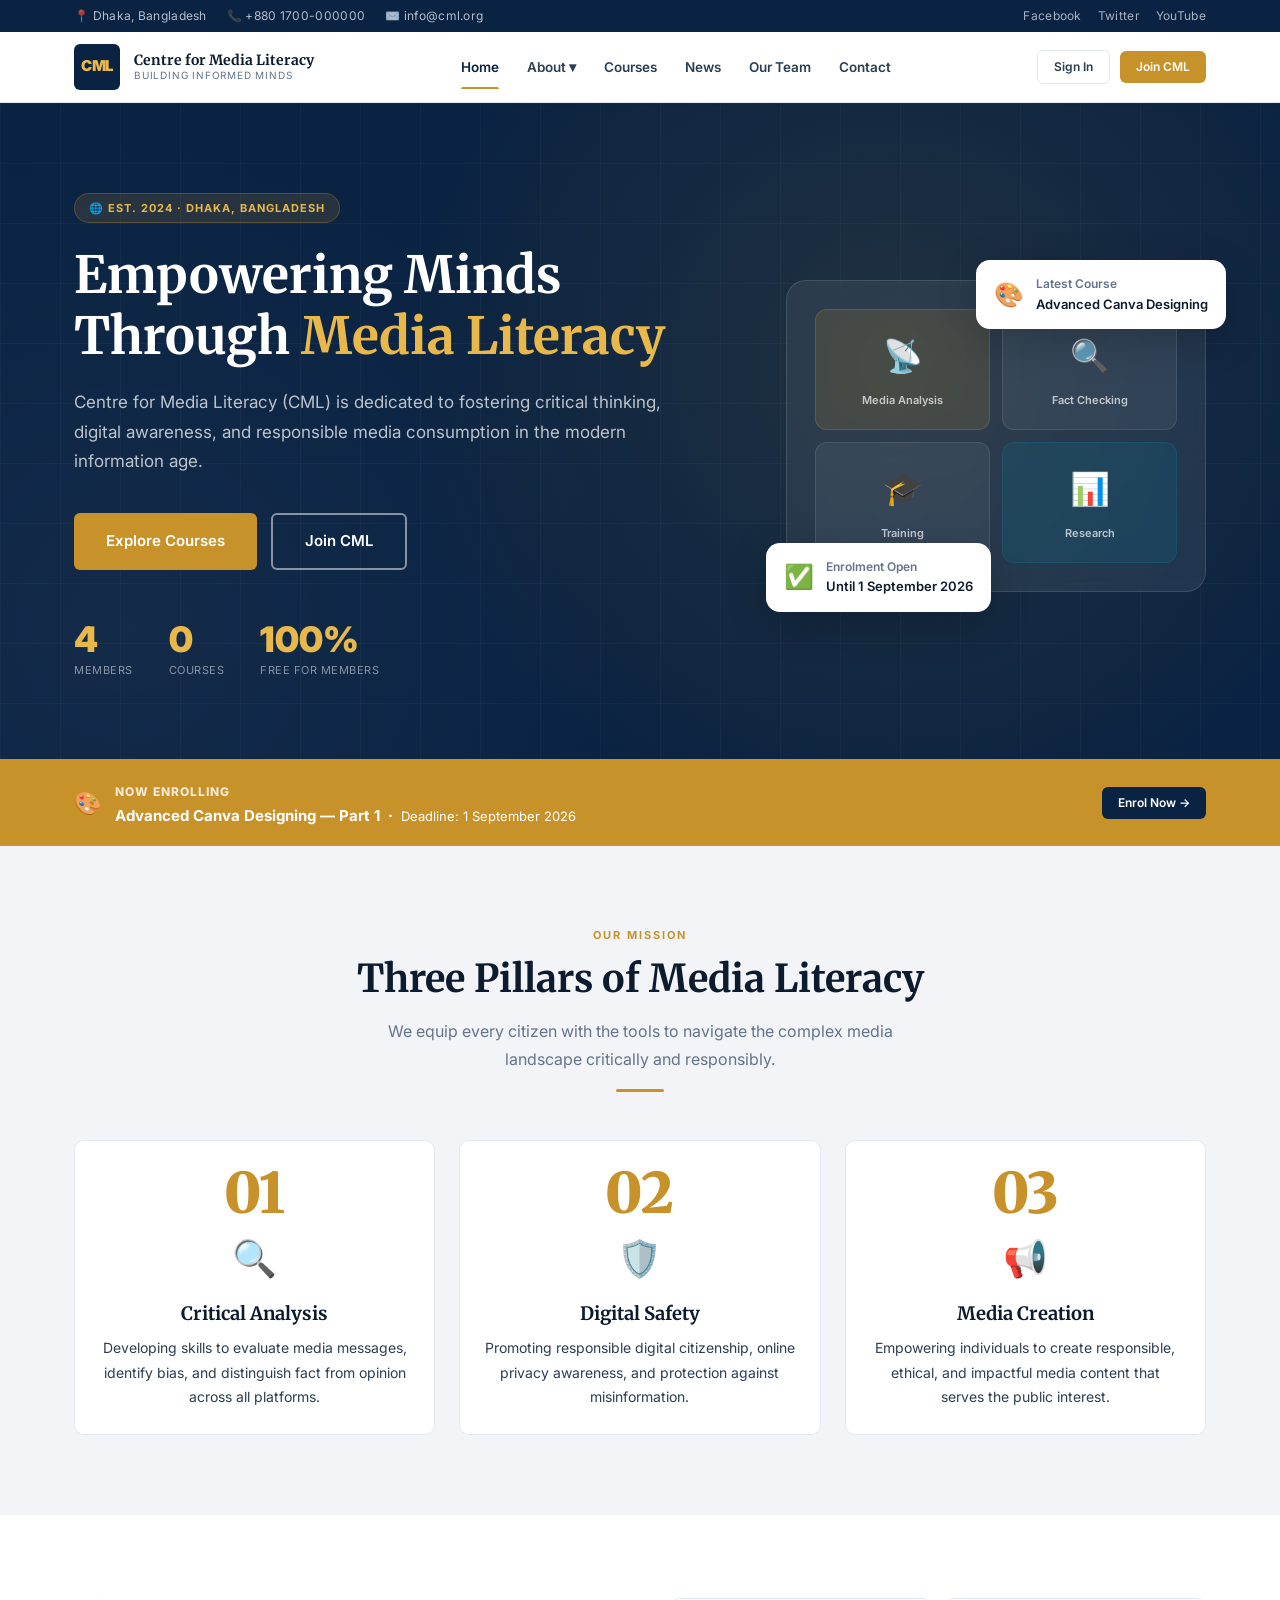
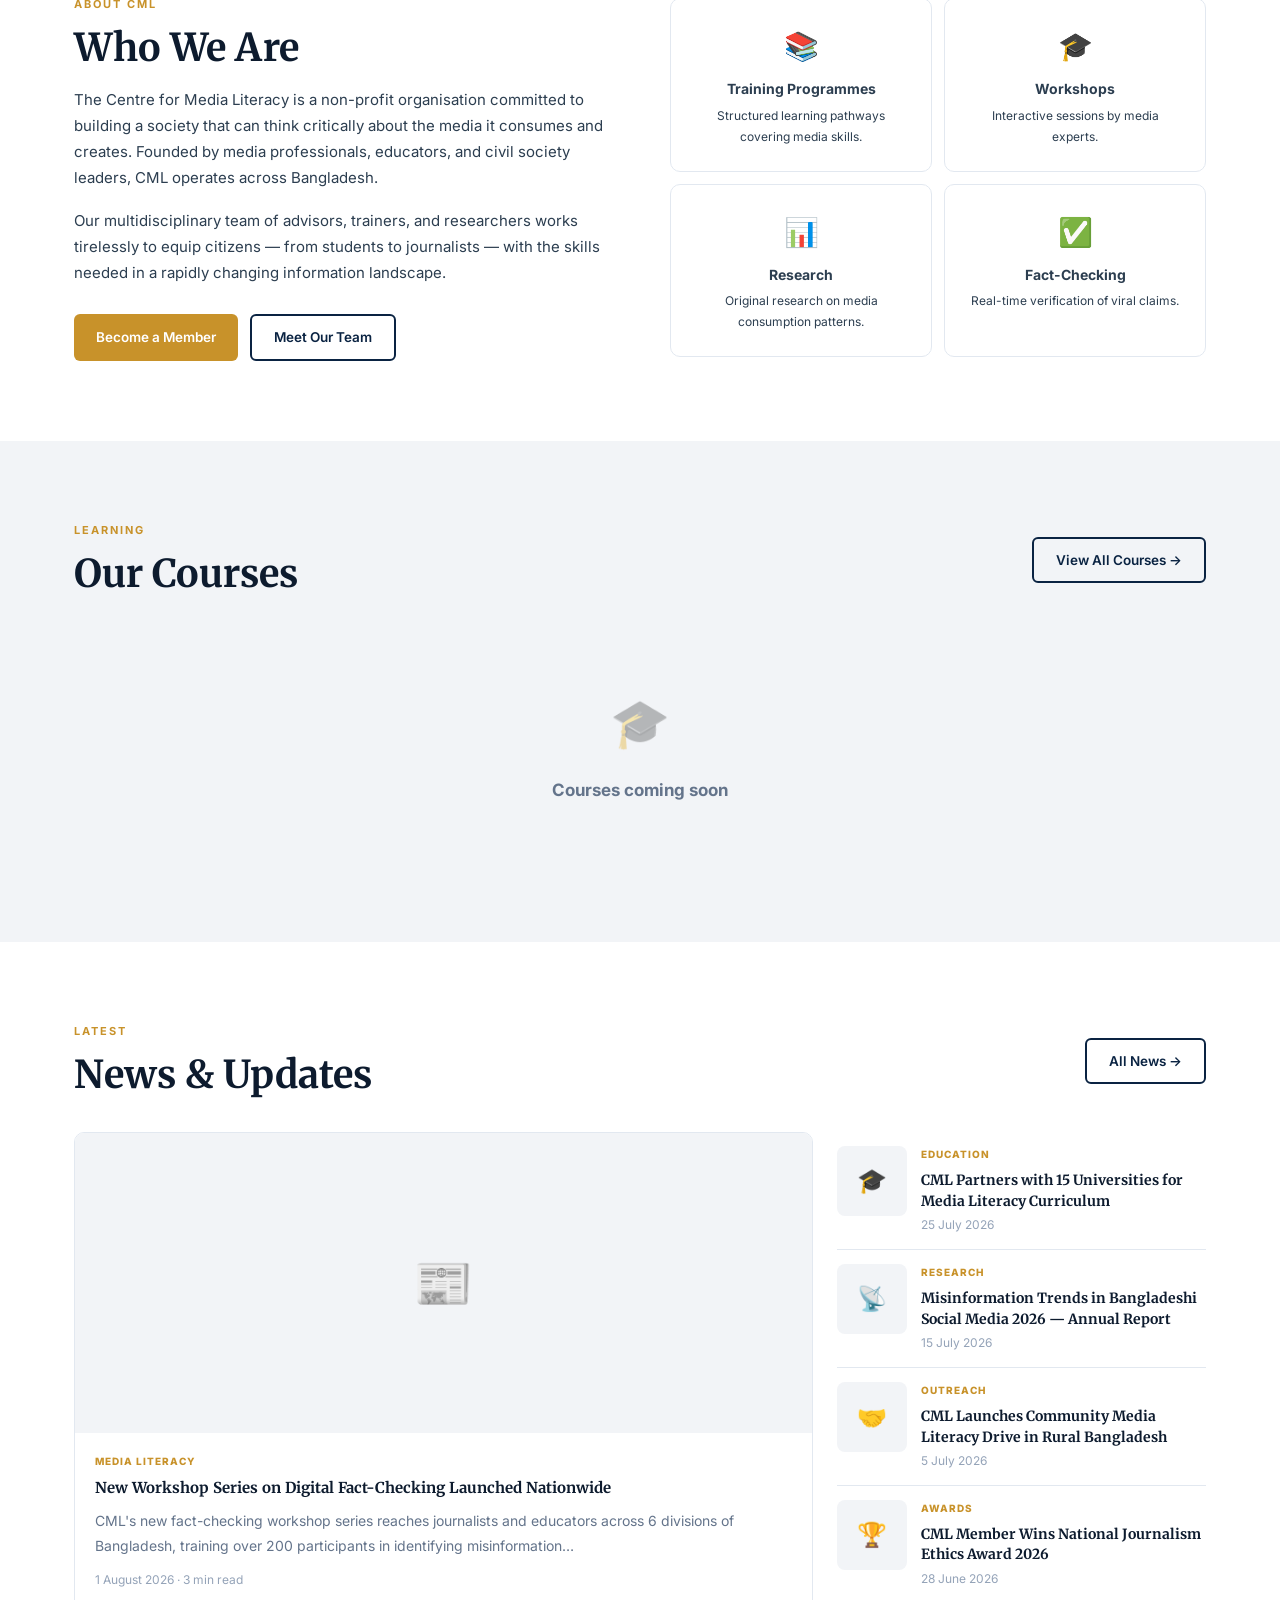
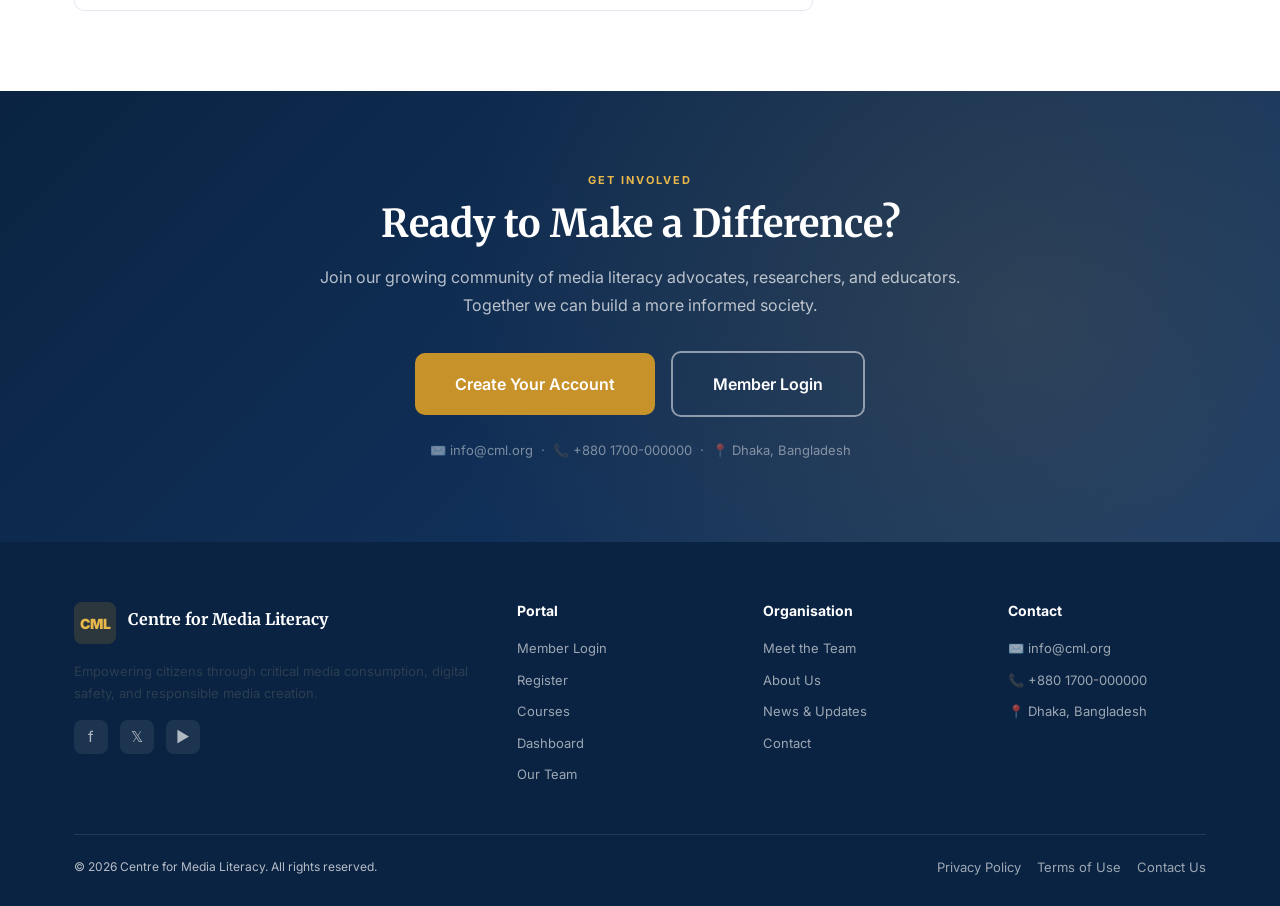
<file: index.html>
<!DOCTYPE html>
<html lang="en">
<head>
  <meta charset="UTF-8">
  <meta name="viewport" content="width=device-width, initial-scale=1.0">
  <title>Centre for Media Literacy — Building a Literate Media Society</title>
  <meta name="description" content="Centre for Media Literacy (CML) promotes critical media consumption, digital literacy and fact-checking education in Bangladesh.">
  <link rel="stylesheet" href="css/style.css">
  <style>
    .hero-two-col { display: grid; grid-template-columns: 1fr 420px; gap: 60px; align-items: center; }
    .hero-visual-wrap { position: relative; }
    .hero-img-card {
      background: rgba(255,255,255,0.07);
      border: 1px solid rgba(255,255,255,0.12);
      border-radius: 20px;
      padding: 28px;
      backdrop-filter: blur(10px);
    }
    .hero-float-stat {
      position: absolute;
      background: white;
      border-radius: 14px;
      padding: 14px 18px;
      box-shadow: 0 12px 40px rgba(0,0,0,0.2);
      display: flex; align-items: center; gap: 12px;
      font-size: 13px; font-weight: 600; color: var(--text-dark);
    }
    .hero-float-stat.top    { top: -20px; right: -20px; }
    .hero-float-stat.bottom { bottom: -20px; left: -20px; }
    .hero-float-icon { font-size: 24px; }

    .pillar-num { font-size: 3.5rem; font-weight: 900; color: var(--accent); line-height: 1; margin-bottom: 8px; font-family: 'Merriweather',serif; }
    .why-row { display: grid; grid-template-columns: 1fr 1fr; gap: 60px; align-items: center; }

    .news-featured { display: grid; grid-template-columns: 2fr 1fr; gap: 24px; }
    .news-featured-main .article-img { height: 300px; }
    .news-list-item { display: flex; gap: 14px; padding: 14px 0; border-bottom: 1px solid var(--border); }
    .news-list-item:last-child { border-bottom: none; }
    .news-list-thumb { width: 70px; height: 70px; border-radius: 8px; background: var(--bg-section); flex-shrink: 0; display: flex; align-items: center; justify-content: center; font-size: 24px; overflow: hidden; }

    .cta-section {
      background: linear-gradient(135deg, var(--primary) 0%, #163a6b 100%);
      padding: 80px 0;
      position: relative; overflow: hidden;
    }
    .cta-section::before {
      content: '';
      position: absolute; inset: 0;
      background: radial-gradient(circle at 80% 50%, rgba(200,146,42,0.15) 0%, transparent 55%);
    }
    .cta-inner { position: relative; z-index: 1; text-align: center; max-width: 640px; margin: 0 auto; }

    @media (max-width: 1024px) {
      .hero-two-col { grid-template-columns: 1fr; }
      .hero-visual-wrap { display: none; }
      .news-featured { grid-template-columns: 1fr; }
      .why-row { grid-template-columns: 1fr; }
    }
  </style>
</head>
<body>

<!-- Layout.js will automatically inject Topbar & Navbar here -->

<!-- ── HERO ── -->
<section class="hero">
  <div class="hero-pattern"></div>
  <div class="hero-grid-lines"></div>
  <div class="container">
    <div class="hero-two-col">
      <div class="hero-content anim-up">
        <div class="hero-eyebrow">🌐 Est. 2024 · Dhaka, Bangladesh</div>
        <h1 class="hero-title">
          Empowering Minds<br>
          Through <span class="accent">Media Literacy</span>
        </h1>
        <p class="hero-desc">
          Centre for Media Literacy (CML) is dedicated to fostering critical thinking, digital awareness, and responsible media consumption in the modern information age.
        </p>
        <div class="hero-actions">
          <a href="courses.html" class="btn btn-primary btn-lg">Explore Courses</a>
          <a href="signup.html" class="btn btn-outline-white btn-lg">Join CML</a>
        </div>
        <div class="hero-stats">
          <div>
            <div class="hero-stat-num" id="stat-members">1</div>
            <div class="hero-stat-label">Members</div>
          </div>
          <div>
            <div class="hero-stat-num" id="stat-courses">1</div>
            <div class="hero-stat-label">Courses</div>
          </div>
          <div>
            <div class="hero-stat-num">100%</div>
            <div class="hero-stat-label">Free for Members</div>
          </div>
        </div>
      </div>

      <div class="hero-visual-wrap anim-up d2">
        <div class="hero-img-card">
          <div style="display:grid;grid-template-columns:1fr 1fr;gap:12px">
            <div style="background:rgba(200,146,42,0.15);border:1px solid rgba(200,146,42,0.25);border-radius:12px;padding:20px;text-align:center">
              <div style="font-size:32px;margin-bottom:8px">📡</div>
              <div style="font-size:11px;color:rgba(255,255,255,0.7);font-weight:600">Media Analysis</div>
            </div>
            <div style="background:rgba(255,255,255,0.06);border:1px solid rgba(255,255,255,0.1);border-radius:12px;padding:20px;text-align:center">
              <div style="font-size:32px;margin-bottom:8px">🔍</div>
              <div style="font-size:11px;color:rgba(255,255,255,0.7);font-weight:600">Fact Checking</div>
            </div>
            <div style="background:rgba(255,255,255,0.06);border:1px solid rgba(255,255,255,0.1);border-radius:12px;padding:20px;text-align:center">
              <div style="font-size:32px;margin-bottom:8px">🎓</div>
              <div style="font-size:11px;color:rgba(255,255,255,0.7);font-weight:600">Training</div>
            </div>
            <div style="background:rgba(14,116,144,0.2);border:1px solid rgba(14,116,144,0.3);border-radius:12px;padding:20px;text-align:center">
              <div style="font-size:32px;margin-bottom:8px">📊</div>
              <div style="font-size:11px;color:rgba(255,255,255,0.7);font-weight:600">Research</div>
            </div>
          </div>
        </div>
        <div class="hero-float-stat top anim-up d3">
          <span class="hero-float-icon">🎨</span>
          <div>
            <div style="font-size:12px;color:var(--text-muted)">Latest Course</div>
            <div>Advanced Canva Designing</div>
          </div>
        </div>
        <div class="hero-float-stat bottom anim-up d4">
          <span class="hero-float-icon">✅</span>
          <div>
            <div style="font-size:12px;color:var(--text-muted)">Enrolment Open</div>
            <div>Until 1 September 2026</div>
          </div>
        </div>
      </div>
    </div>
  </div>
</section>

<!-- ── FEATURED COURSE BANNER ── -->
<section style="background:var(--accent);padding:0">
  <div class="container">
    <div style="display:flex;align-items:center;justify-content:space-between;gap:16px;padding:18px 0;flex-wrap:wrap">
      <div style="display:flex;align-items:center;gap:14px">
        <span style="font-size:22px">🎨</span>
        <div>
          <span style="font-size:12px;font-weight:800;text-transform:uppercase;letter-spacing:1px;color:rgba(255,255,255,0.8)">Now Enrolling</span>
          <div style="font-size:15px;font-weight:700;color:white">Advanced Canva Designing — Part 1 &nbsp;·&nbsp; <span style="font-weight:400;font-size:13px">Deadline: 1 September 2026</span></div>
        </div>
      </div>
      <a href="courses.html" class="btn btn-dark btn-sm">Enrol Now →</a>
    </div>
  </div>
</section>

<!-- ── PILLARS ── -->
<section class="section section-gray" id="mission">
  <div class="container">
    <div class="section-header center text-center">
      <span class="section-eyebrow">Our Mission</span>
      <h2 class="section-title">Three Pillars of Media Literacy</h2>
      <p class="section-desc">We equip every citizen with the tools to navigate the complex media landscape critically and responsibly.</p>
      <div class="divider-line"></div>
    </div>
    <div class="grid-3">
      <div class="card card-body anim-up d1 text-center">
        <div class="pillar-num">01</div>
        <div style="font-size:36px;margin-bottom:14px">🔍</div>
        <h4 style="margin-bottom:10px">Critical Analysis</h4>
        <p style="font-size:14px">Developing skills to evaluate media messages, identify bias, and distinguish fact from opinion across all platforms.</p>
      </div>
      <div class="card card-body anim-up d2 text-center">
        <div class="pillar-num">02</div>
        <div style="font-size:36px;margin-bottom:14px">🛡️</div>
        <h4 style="margin-bottom:10px">Digital Safety</h4>
        <p style="font-size:14px">Promoting responsible digital citizenship, online privacy awareness, and protection against misinformation.</p>
      </div>
      <div class="card card-body anim-up d3 text-center">
        <div class="pillar-num">03</div>
        <div style="font-size:36px;margin-bottom:14px">📢</div>
        <h4 style="margin-bottom:10px">Media Creation</h4>
        <p style="font-size:14px">Empowering individuals to create responsible, ethical, and impactful media content that serves the public interest.</p>
      </div>
    </div>
  </div>
</section>

<!-- ── ABOUT / WHY ── -->
<section class="section" id="resources">
  <div class="container">
    <div class="why-row">
      <div class="anim-up">
        <span class="section-eyebrow">About CML</span>
        <h2 class="section-title">Who We Are</h2>
        <p style="margin-bottom:16px;font-size:15px">The Centre for Media Literacy is a non-profit organisation committed to building a society that can think critically about the media it consumes and creates. Founded by media professionals, educators, and civil society leaders, CML operates across Bangladesh.</p>
        <p style="margin-bottom:28px;font-size:15px">Our multidisciplinary team of advisors, trainers, and researchers works tirelessly to equip citizens — from students to journalists — with the skills needed in a rapidly changing information landscape.</p>
        <div class="flex gap-12 flex-wrap">
          <a href="signup.html" class="btn btn-primary">Become a Member</a>
          <a href="organogram.html" class="btn btn-outline">Meet Our Team</a>
        </div>
      </div>
      <div class="grid-2 gap-12 anim-up d2">
        <div class="card card-body text-center">
          <div style="font-size:28px;margin-bottom:8px">📚</div>
          <div style="font-weight:700;font-size:14px;margin-bottom:4px">Training Programmes</div>
          <p style="font-size:12px">Structured learning pathways covering media skills.</p>
        </div>
        <div class="card card-body text-center">
          <div style="font-size:28px;margin-bottom:8px">🎓</div>
          <div style="font-weight:700;font-size:14px;margin-bottom:4px">Workshops</div>
          <p style="font-size:12px">Interactive sessions by media experts.</p>
        </div>
        <div class="card card-body text-center">
          <div style="font-size:28px;margin-bottom:8px">📊</div>
          <div style="font-weight:700;font-size:14px;margin-bottom:4px">Research</div>
          <p style="font-size:12px">Original research on media consumption patterns.</p>
        </div>
        <div class="card card-body text-center">
          <div style="font-size:28px;margin-bottom:8px">✅</div>
          <div style="font-weight:700;font-size:14px;margin-bottom:4px">Fact-Checking</div>
          <p style="font-size:12px">Real-time verification of viral claims.</p>
        </div>
      </div>
    </div>
  </div>
</section>

<!-- ── COURSES PREVIEW ── -->
<section class="section section-gray" id="courses">
  <div class="container">
    <div class="flex-between mb-32 flex-wrap gap-16">
      <div>
        <span class="section-eyebrow">Learning</span>
        <h2 class="section-title" style="margin-bottom:0">Our Courses</h2>
      </div>
      <a href="courses.html" class="btn btn-outline">View All Courses →</a>
    </div>
    <div id="home-courses-grid" class="grid-3">
      <!-- Rendered by JS -->
    </div>
  </div>
</section>

<!-- ── NEWS ── -->
<section class="section" id="news">
  <div class="container">
    <div class="flex-between mb-32 flex-wrap gap-16">
      <div>
        <span class="section-eyebrow">Latest</span>
        <h2 class="section-title" style="margin-bottom:0">News & Updates</h2>
      </div>
      <a href="#" class="btn btn-outline">All News →</a>
    </div>
    <div class="news-featured">
      <div class="article-card news-featured-main anim-up">
        <div class="article-img">📰</div>
        <div class="article-body">
          <div class="article-tag">Media Literacy</div>
          <h3 class="article-title">New Workshop Series on Digital Fact-Checking Launched Nationwide</h3>
          <p style="font-size:14px;color:var(--text-muted);margin-bottom:12px">CML's new fact-checking workshop series reaches journalists and educators across 6 divisions of Bangladesh, training over 200 participants in identifying misinformation…</p>
          <div class="article-meta">1 August 2026 · 3 min read</div>
        </div>
      </div>
      <div>
        <div class="news-list-item anim-up d1">
          <div class="news-list-thumb">🎓</div>
          <div>
            <div class="article-tag">Education</div>
            <div class="article-title" style="font-size:14px;margin-bottom:4px">CML Partners with 15 Universities for Media Literacy Curriculum</div>
            <div class="article-meta">25 July 2026</div>
          </div>
        </div>
        <div class="news-list-item anim-up d2">
          <div class="news-list-thumb">📡</div>
          <div>
            <div class="article-tag">Research</div>
            <div class="article-title" style="font-size:14px;margin-bottom:4px">Misinformation Trends in Bangladeshi Social Media 2026 — Annual Report</div>
            <div class="article-meta">15 July 2026</div>
          </div>
        </div>
        <div class="news-list-item anim-up d3">
          <div class="news-list-thumb">🤝</div>
          <div>
            <div class="article-tag">Outreach</div>
            <div class="article-title" style="font-size:14px;margin-bottom:4px">CML Launches Community Media Literacy Drive in Rural Bangladesh</div>
            <div class="article-meta">5 July 2026</div>
          </div>
        </div>
        <div class="news-list-item anim-up d4">
          <div class="news-list-thumb">🏆</div>
          <div>
            <div class="article-tag">Awards</div>
            <div class="article-title" style="font-size:14px;margin-bottom:4px">CML Member Wins National Journalism Ethics Award 2026</div>
            <div class="article-meta">28 June 2026</div>
          </div>
        </div>
      </div>
    </div>
  </div>
</section>

<!-- ── CTA ── -->
<div class="cta-section" id="contact">
  <div class="cta-inner">
    <span class="section-eyebrow" style="color:var(--accent-light)">Get Involved</span>
    <h2 class="section-title anim-up" style="color:white;margin-bottom:14px">Ready to Make a Difference?</h2>
    <p class="anim-up d1" style="color:rgba(255,255,255,0.7);font-size:16px;margin-bottom:32px">Join our growing community of media literacy advocates, researchers, and educators. Together we can build a more informed society.</p>
    <div class="flex-center gap-16 flex-wrap anim-up d2">
      <a href="signup.html" class="btn btn-primary btn-xl">Create Your Account</a>
      <a href="login.html" class="btn btn-outline-white btn-xl">Member Login</a>
    </div>
    <p style="margin-top:22px;font-size:13px;color:rgba(255,255,255,0.45)">
      ✉️ info@cml.org &nbsp;·&nbsp; 📞 +880 1700-000000 &nbsp;·&nbsp; 📍 Dhaka, Bangladesh
    </p>
  </div>
</div>

<!-- Layout.js will automatically inject Footer here -->

<script src="js/data.js"></script>
<script src="js/app.js"></script>
<script src="js/layout.js"></script>
<script>
  document.addEventListener('DOMContentLoaded', () => {
    Layout.initPublic('home');

    // Stats
    const users = DB.getUsers();
    const courses= DB.getCourses();
    document.getElementById('stat-members').textContent  = users.length;
    document.getElementById('stat-courses').textContent  = courses.length;

    // Courses preview
    const grid = document.getElementById('home-courses-grid');
    if (courses.length) {
      grid.innerHTML = courses.slice(0,3).map(c => {
        const enrolls = DB.getEnrollmentsByCourse(c.id).length;
        const days    = App.daysLeft(c.enrollDeadline);
        const isOpen  = days !== null && days > 0;
        return `
        <div class="course-card anim-up">
          <div class="course-thumb">
            <span class="course-thumb-emoji">${c.emoji||'🎓'}</span>
            <div class="course-thumb-badge"><span class="badge badge-new">${c.type==='offline'?'Offline':'Online'}</span></div>
            ${isOpen ? `<div class="course-thumb-status"><span class="badge badge-open">Open</span></div>` : ''}
          </div>
          <div class="course-body">
            <span class="course-tag">${c.category}</span>
            <h3 class="course-title">${c.title}</h3>
            <p class="course-desc">${c.description.slice(0,120)}…</p>
            <div class="course-meta">
              <div class="course-meta-item">📅 Started ${App.formatDate(c.startDate)}</div>
              <div class="course-meta-item">⏱ ${c.duration}</div>
              <div class="course-meta-item">👥 ${enrolls} enrolled</div>
            </div>
            <div class="flex gap-10 flex-wrap">
              <a href="course-detail.html?id=${c.id}" class="btn btn-primary btn-sm btn-full">View Course</a>
            </div>
          </div>
        </div>`;
      }).join('');
    } else {
      grid.innerHTML = `<div class="empty-state" style="grid-column:1/-1"><div class="empty-icon">🎓</div><div class="empty-title">Courses coming soon</div></div>`;
    }
  });
</script>
</body>
</html>
</file>
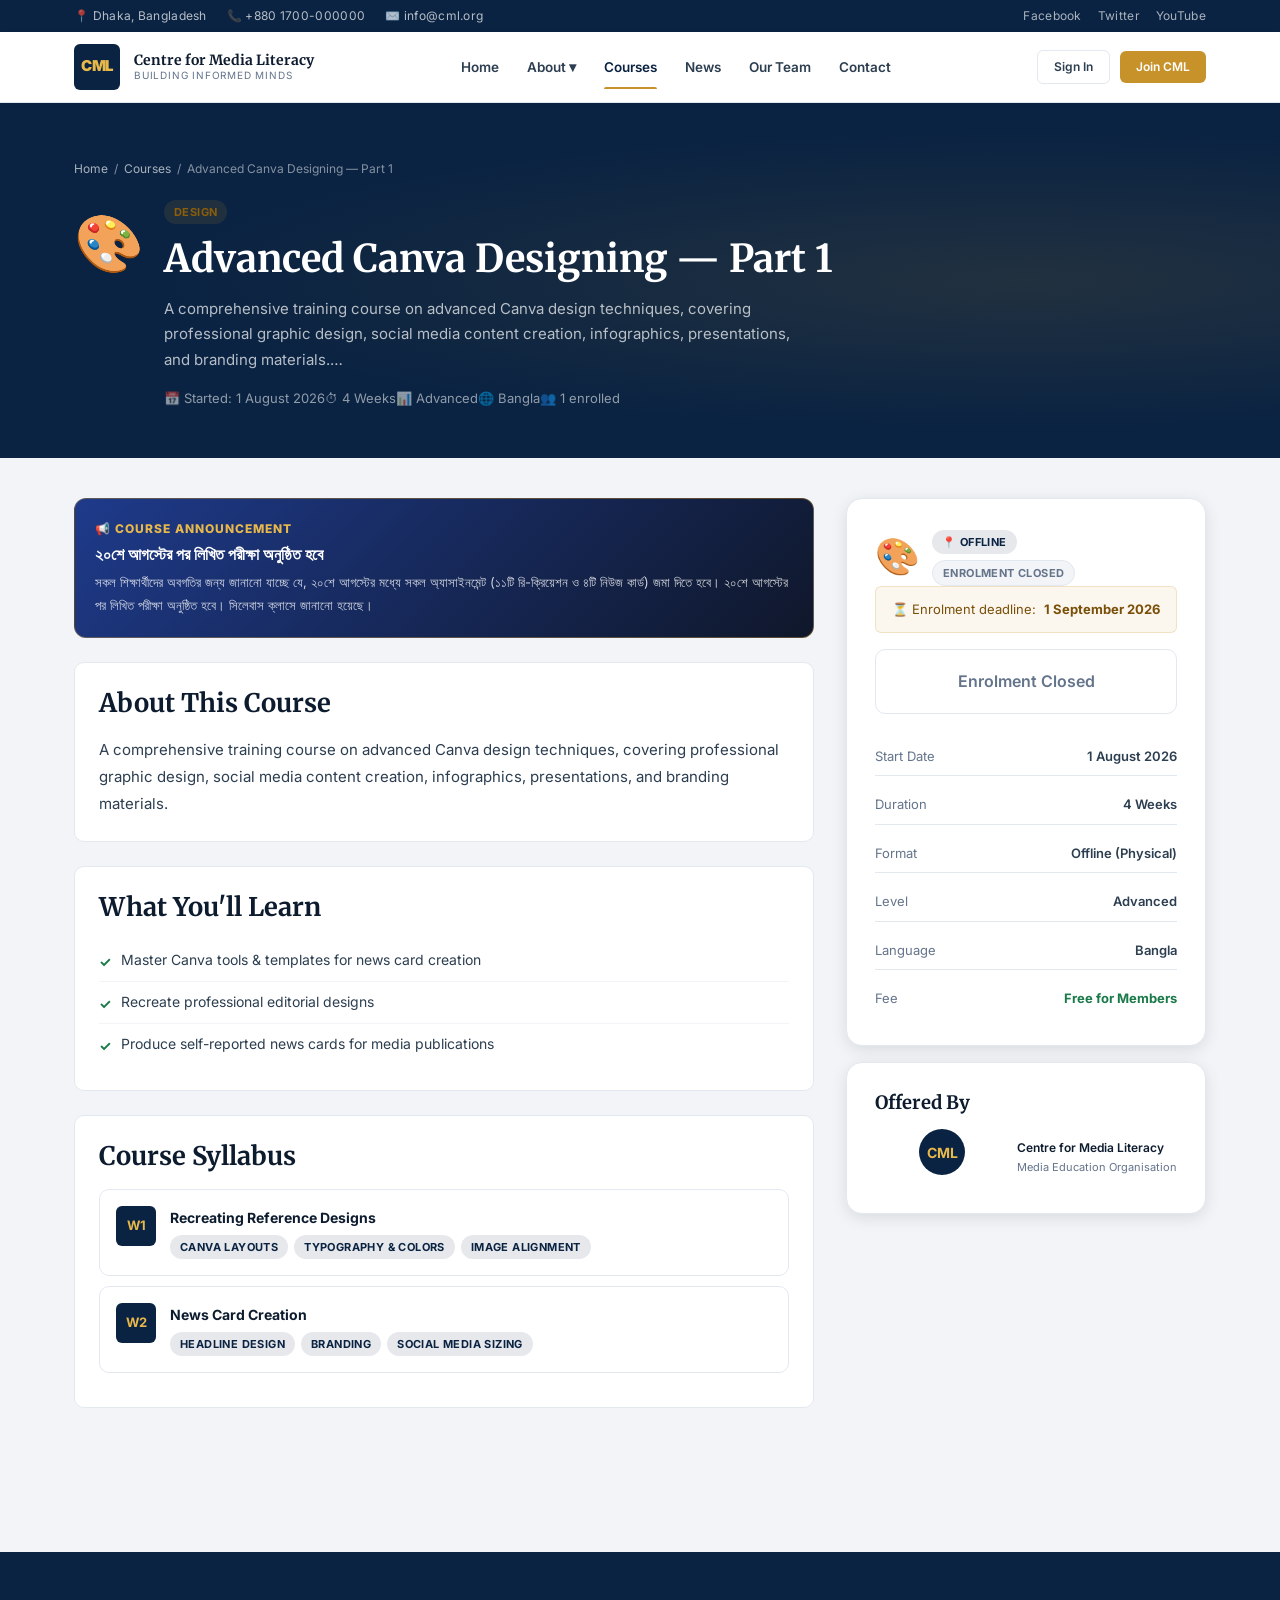
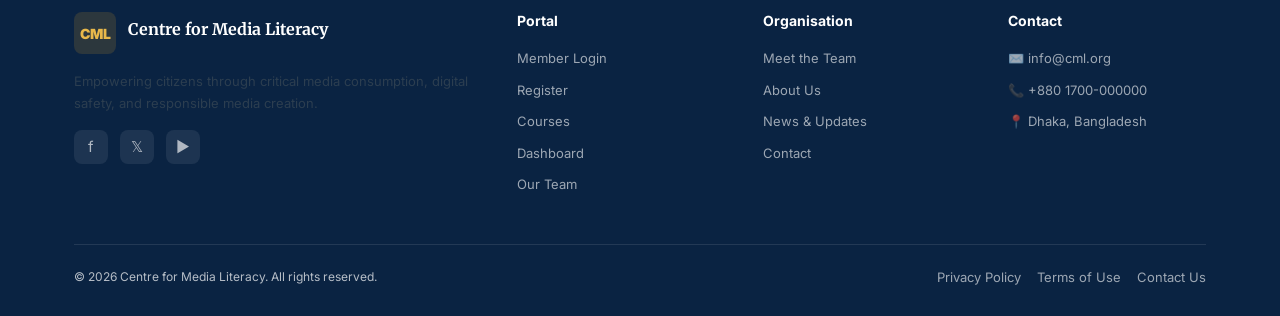
<file: course-detail.html>
<!DOCTYPE html>
<html lang="en">
<head>
  <meta charset="UTF-8">
  <meta name="viewport" content="width=device-width, initial-scale=1.0">
  <title id="page-title">Course Detail — Centre for Media Literacy</title>
  <meta name="description" id="page-desc" content="Course details — Centre for Media Literacy">
  <link rel="stylesheet" href="css/style.css">
  <style>
    .course-layout { display: grid; grid-template-columns: 1fr 360px; gap: 32px; align-items: start; padding: 40px 0 60px; }
    .sticky-sidebar { position: sticky; top: calc(var(--nav-height) + 20px); }
    .syllabus-item { display: flex; gap: 14px; padding: 16px; border: 1px solid var(--border); border-radius: var(--radius); margin-bottom: 10px; transition: border-color var(--transition); }
    .syllabus-item:hover { border-color: var(--accent); }
    .syllabus-week { width: 40px; height: 40px; border-radius: var(--radius-sm); background: var(--primary); color: var(--accent-light); display: flex; align-items: center; justify-content: center; font-weight: 700; font-size: 13px; flex-shrink: 0; }
    .outcome-item { display: flex; align-items: flex-start; gap: 10px; padding: 8px 0; font-size: 14px; color: var(--text-body); border-bottom: 1px solid var(--bg-section); }
    .outcome-item:last-child { border-bottom: none; }
    .outcome-check { color: var(--green); font-weight: 700; flex-shrink: 0; margin-top: 2px; }
    @media (max-width: 900px) { .course-layout { grid-template-columns: 1fr; } .sticky-sidebar { position: static; } }
  </style>
</head>
<body>

<!-- Header injected by layout.js -->

<!-- COURSE HERO -->
<div class="course-hero" id="course-hero">
  <div class="container course-hero-content">
    <div class="course-hero-breadcrumb">
      <a href="index.html">Home</a> <span>/</span>
      <a href="courses.html">Courses</a> <span>/</span>
      <span id="bc-title">Loading…</span>
    </div>
    <div style="display:flex;align-items:flex-start;gap:20px;flex-wrap:wrap">
      <div style="font-size:56px" id="course-emoji">🎓</div>
      <div style="flex:1">
        <div id="course-category-badge" style="margin-bottom:10px"></div>
        <h1 id="course-title" style="color:white;margin-bottom:12px;font-size:clamp(1.6rem,3vw,2.4rem)">Loading…</h1>
        <p id="course-short-desc" style="color:rgba(255,255,255,0.7);font-size:15px;max-width:640px;line-height:1.7"></p>
        <div id="course-meta-row" class="flex gap-20 flex-wrap mt-16" style="font-size:13px;color:rgba(255,255,255,0.55)"></div>
      </div>
    </div>
  </div>
</div>

<!-- COURSE BODY -->
<div class="section-gray" style="padding:0 0 60px">
  <div class="container">
    <div class="course-layout">
      <!-- Left: Details -->
      <div>
        <!-- Announcement Banner for Written Exam -->
        <div style="background:linear-gradient(135deg, #1e3a8a 0%, #0f172a 100%);color:white;border-radius:12px;padding:20px;margin-bottom:24px;border:1px solid rgba(200,146,42,0.4)">
          <div style="font-size:12px;font-weight:800;text-transform:uppercase;letter-spacing:1px;color:var(--accent-light);margin-bottom:6px">📢 Course Announcement</div>
          <h4 style="color:white;font-size:16px;margin-bottom:6px;font-family:'Merriweather',serif">২০শে আগস্টের পর লিখিত পরীক্ষা অনুষ্ঠিত হবে</h4>
          <p style="font-size:13px;color:rgba(255,255,255,0.8);margin:0">
            সকল শিক্ষার্থীদের অবগতির জন্য জানানো যাচ্ছে যে, ২০শে আগস্টের মধ্যে সকল অ্যাসাইনমেন্ট (১১টি রি-ক্রিয়েশন ও ৪টি নিউজ কার্ড) জমা দিতে হবে। ২০শে আগস্টের পর লিখিত পরীক্ষা অনুষ্ঠিত হবে। সিলেবাস ক্লাসে জানানো হয়েছে।
          </p>
        </div>

        <!-- About -->
        <div class="card card-body mb-24 anim-up">
          <h3 style="margin-bottom:16px">About This Course</h3>
          <p id="course-full-desc" style="font-size:15px;line-height:1.8;color:var(--text-body)"></p>
        </div>

        <!-- Outcomes -->
        <div class="card card-body mb-24 anim-up d1">
          <h3 style="margin-bottom:16px">What You'll Learn</h3>
          <div id="outcomes-list"></div>
        </div>

        <!-- Syllabus -->
        <div class="card card-body mb-24 anim-up d2">
          <h3 style="margin-bottom:16px">Course Syllabus</h3>
          <div id="syllabus-list"></div>
        </div>

        <!-- Enrolled Students (admin view) -->
        <div class="card card-body anim-up d3" id="enrolled-section" style="display:none">
          <div class="flex-between mb-16">
            <h3>Enrolled Students</h3>
            <span class="badge badge-primary" id="enrolled-count">0</span>
          </div>
          <div id="enrolled-list"></div>
        </div>
      </div>

      <!-- Right: Enroll sidebar -->
      <div class="sticky-sidebar">
        <div class="course-sidebar-card anim-up">
          <div class="flex items-center gap-12 mb-18">
            <div style="font-size:36px" id="side-emoji">🎓</div>
            <div>
              <div id="side-type-badge"></div>
              <div id="side-status-badge" style="margin-top:4px"></div>
            </div>
          </div>

          <!-- Deadline countdown -->
          <div class="enroll-deadline-bar" id="deadline-bar">
            ⏳ Enrolment deadline: <strong id="deadline-text">Loading…</strong>
          </div>

          <div class="countdown-box" id="countdown-box" style="display:none">
            <div class="countdown-unit"><div class="countdown-num" id="cd-days">0</div><div class="countdown-label">Days</div></div>
            <div class="countdown-unit"><div class="countdown-num" id="cd-hours">0</div><div class="countdown-label">Hours</div></div>
            <div class="countdown-unit"><div class="countdown-num" id="cd-mins">0</div><div class="countdown-label">Mins</div></div>
          </div>

          <!-- CTA -->
          <div id="enroll-cta" style="margin-top:16px"><!-- injected by JS --></div>

          <!-- Course details list -->
          <div style="margin-top:24px;display:grid;gap:10px" id="side-details"></div>
        </div>

        <!-- Instructor card -->
        <div class="course-sidebar-card mt-16 anim-up d1">
          <h4 style="margin-bottom:14px">Offered By</h4>
          <div class="course-instructor gap-12">
            <div class="org-avatar admin" style="width:46px;height:46px;font-size:14px">CML</div>
            <div>
              <div class="course-inst-name">Centre for Media Literacy</div>
              <div class="course-inst-title">Media Education Organisation</div>
            </div>
          </div>
        </div>
      </div>
    </div>
  </div>
</div>

<!-- ENROLL MODAL (for login prompt) -->
<div class="modal-overlay" id="enroll-login-modal">
  <div class="modal" style="max-width:440px;text-align:center">
    <button class="modal-close" onclick="App.closeModal('enroll-login-modal')">✕</button>
    <div style="font-size:48px;margin-bottom:16px">🔐</div>
    <h3 class="modal-title" style="text-align:center">Sign In to Enrol</h3>
    <p style="color:var(--text-muted);margin-bottom:24px;font-size:14px">You need a CML membership to enrol in courses. It's completely free!</p>
    <div class="flex flex-col gap-10">
      <a href="login.html" class="btn btn-primary btn-full">Sign In to My Account</a>
      <a href="signup.html" class="btn btn-outline btn-full">Create Free Account</a>
    </div>
  </div>
</div>

<!-- Footer injected by layout.js -->

<div id="toast-container" class="toast-container"></div>

<script src="js/data.js"></script>
<script src="js/app.js"></script>
<script src="js/layout.js"></script>
<script>
  let currentUser, course;

  document.addEventListener('DOMContentLoaded', () => {
    Layout.initPublic('courses');

    const params = new URLSearchParams(window.location.search);
    const id     = params.get('id') || params.get('slug');

    course = id ? (DB.getCourseById(id) || DB.getCourseBySlug(id)) : DB.getCourses()[0];

    if (!course) {
      document.body.innerHTML = `<div style="text-align:center;padding:100px 20px"><h2>Course not found</h2><a href="courses.html">← Back to courses</a></div>`;
      return;
    }

    currentUser = DB.getCurrentUser();
    if (currentUser) currentUser = DB.getUserById(currentUser.id);

    renderCoursePage(course);
    startCountdown(course.enrollDeadline);
  });

  function renderCoursePage(c) {
    document.getElementById('page-title').textContent = `${c.title} — CML`;
    document.getElementById('page-desc').content = c.description;
    document.getElementById('bc-title').textContent = c.title;
    document.getElementById('course-title').textContent = c.title;
    document.getElementById('course-short-desc').textContent = c.description.slice(0,200) + '…';
    document.getElementById('course-emoji').textContent = c.emoji || '🎓';
    document.getElementById('side-emoji').textContent  = c.emoji || '🎓';
    document.getElementById('course-full-desc').textContent = c.description;

    document.getElementById('course-category-badge').innerHTML = `<span class="badge badge-accent">${c.category}</span>`;

    document.getElementById('course-meta-row').innerHTML = `
      <span>📅 Started: ${App.formatDate(c.startDate)}</span>
      <span>⏱ ${c.duration}</span>
      <span>📊 ${c.level}</span>
      <span>🌐 ${c.language}</span>
      <span>👥 ${DB.getEnrollmentsByCourse(c.id).length} enrolled</span>
    `;

    // Outcomes
    document.getElementById('outcomes-list').innerHTML = (c.outcomes || []).map(o =>
      `<div class="outcome-item"><span class="outcome-check">✓</span><span>${o}</span></div>`
    ).join('') || '<p style="color:var(--text-muted)">To be announced.</p>';

    // Syllabus
    document.getElementById('syllabus-list').innerHTML = (c.syllabus || []).map(w => `
      <div class="syllabus-item">
        <div class="syllabus-week">W${w.week}</div>
        <div>
          <div style="font-weight:700;font-size:14px;color:var(--text-dark);margin-bottom:6px">${w.title}</div>
          <div style="display:flex;flex-wrap:wrap;gap:6px">
            ${(w.topics||[]).map(t => `<span class="badge badge-primary">${t}</span>`).join('')}
          </div>
        </div>
      </div>
    `).join('') || '<p style="color:var(--text-muted)">Syllabus to be announced.</p>';

    // Sidebar details
    const days = App.daysLeft(c.enrollDeadline);
    document.getElementById('side-type-badge').innerHTML = `<span class="badge ${c.type==='offline'?'badge-primary':'badge-admin'}">${c.type==='offline'?'📍 Offline':'💻 Online'}</span>`;
    document.getElementById('side-status-badge').innerHTML = days > 0 ? `<span class="badge badge-open">🟢 Enrolment Open</span>` : `<span class="badge badge-closed">Enrolment Closed</span>`;

    document.getElementById('deadline-text').textContent = App.formatDate(c.enrollDeadline);

    document.getElementById('side-details').innerHTML = `
      <div style="display:flex;justify-content:space-between;font-size:13px;padding:8px 0;border-bottom:1px solid var(--border)">
        <span style="color:var(--text-muted)">Start Date</span><span style="font-weight:600">${App.formatDate(c.startDate)}</span>
      </div>
      <div style="display:flex;justify-content:space-between;font-size:13px;padding:8px 0;border-bottom:1px solid var(--border)">
        <span style="color:var(--text-muted)">Duration</span><span style="font-weight:600">${c.duration}</span>
      </div>
      <div style="display:flex;justify-content:space-between;font-size:13px;padding:8px 0;border-bottom:1px solid var(--border)">
        <span style="color:var(--text-muted)">Format</span><span style="font-weight:600">${c.format || c.type}</span>
      </div>
      <div style="display:flex;justify-content:space-between;font-size:13px;padding:8px 0;border-bottom:1px solid var(--border)">
        <span style="color:var(--text-muted)">Level</span><span style="font-weight:600">${c.level}</span>
      </div>
      <div style="display:flex;justify-content:space-between;font-size:13px;padding:8px 0;border-bottom:1px solid var(--border)">
        <span style="color:var(--text-muted)">Language</span><span style="font-weight:600">${c.language}</span>
      </div>
      <div style="display:flex;justify-content:space-between;font-size:13px;padding:8px 0">
        <span style="color:var(--text-muted)">Fee</span><span style="font-weight:700;color:var(--green)">${c.fee}</span>
      </div>
    `;

    renderEnrollCTA(c, days);
    renderEnrolledStudents(c);
  }

  function renderEnrollCTA(c, days) {
    const ctaDiv = document.getElementById('enroll-cta');
    const isOpen = days !== null && days > 0;

    if (!currentUser) {
      ctaDiv.innerHTML = isOpen
        ? `<button class="btn btn-primary btn-xl btn-full" onclick="App.openModal('enroll-login-modal')">Enrol Now — Free</button>
           <p style="text-align:center;font-size:12px;color:var(--text-muted);margin-top:8px">CML membership required</p>`
        : `<div class="btn btn-ghost btn-xl btn-full" style="cursor:default;pointer-events:none;color:var(--text-muted)">Enrolment Closed</div>`;
      return;
    }

    const enrolled = DB.isEnrolled(currentUser.id, c.id);

    if (enrolled) {
      ctaDiv.innerHTML = `
        <div style="text-align:center;padding:16px;background:rgba(26,122,74,0.08);border:1px solid rgba(26,122,74,0.2);border-radius:10px;margin-bottom:12px">
          <div style="font-size:24px;margin-bottom:4px">✅</div>
          <div style="font-weight:700;color:var(--green)">You are enrolled!</div>
          <div style="font-size:12px;color:var(--text-muted);margin-top:4px">Good luck with the course</div>
        </div>
        <a href="canva-assignment.html" class="btn btn-dark btn-full">Go to Canva Assignments →</a>
        <button class="btn btn-ghost btn-sm btn-full mt-8" onclick="unenroll()">Withdraw from course</button>
      `;
    } else if (!isOpen) {
      ctaDiv.innerHTML = `<div class="btn btn-ghost btn-xl btn-full" style="cursor:default;pointer-events:none;color:var(--text-muted)">Enrolment Closed</div>`;
    } else {
      ctaDiv.innerHTML = `
        <button class="btn btn-primary btn-xl btn-full" onclick="enroll()">Enrol Now — Free</button>
        <p style="text-align:center;font-size:12px;color:var(--text-muted);margin-top:8px">You are signed in as <strong>${currentUser.name}</strong></p>
      `;
    }
  }

  function enroll() {
    if (!currentUser) { App.openModal('enroll-login-modal'); return; }
    const days = App.daysLeft(course.enrollDeadline);
    if (!days || days <= 0) { App.showToast('Enrolment deadline has passed.', 'error'); return; }
    DB.enroll(currentUser.id, course.id);
    App.showToast('🎉 You are now enrolled in this course!', 'success');
    course = DB.getCourseById(course.id);
    renderEnrollCTA(course, days);
    renderEnrolledStudents(course);
  }

  function unenroll() {
    App.confirm('Are you sure you want to withdraw from this course?', () => {
      DB.unenroll(currentUser.id, course.id);
      App.showToast('You have withdrawn from the course.', 'info');
      course = DB.getCourseById(course.id);
      renderEnrollCTA(course, App.daysLeft(course.enrollDeadline));
    });
  }

  function renderEnrolledStudents(c) {
    if (!currentUser || !Auth.hasPermission(currentUser, 'manage_courses')) return;
    const section = document.getElementById('enrolled-section');
    section.style.display = 'block';
    const enrolls = DB.getEnrollmentsByCourse(c.id);
    document.getElementById('enrolled-count').textContent = enrolls.length;
    const list = document.getElementById('enrolled-list');
    if (!enrolls.length) {
      list.innerHTML = `<div class="empty-state" style="padding:20px"><div class="empty-icon">👥</div><div class="empty-title">No students enrolled yet</div></div>`;
      return;
    }
    list.innerHTML = enrolls.map(e => {
      const u = DB.getUserById(e.userId);
      if (!u) return '';
      return `
        <div class="flex items-center gap-12" style="padding:12px 0;border-bottom:1px solid var(--border)">
          ${App.avatarHtml(u,'sm')}
          <div style="flex:1">
            <div style="font-weight:600;font-size:14px">${u.name}</div>
            <div style="font-size:12px;color:var(--text-muted)">${u.id} · Enrolled ${App.timeAgo(e.enrolledAt)}</div>
          </div>
          ${App.getRoleBadge(u.role)}
        </div>`;
    }).join('');
  }

  function startCountdown(deadline) {
    if (!deadline) return;
    const box = document.getElementById('countdown-box');
    const end  = new Date(deadline + 'T23:59:59').getTime();
    if (Date.now() > end) return;
    box.style.display = 'flex';

    function update() {
      const diff = end - Date.now();
      if (diff <= 0) { box.style.display = 'none'; return; }
      document.getElementById('cd-days').textContent  = Math.floor(diff/86400000);
      document.getElementById('cd-hours').textContent = Math.floor((diff%86400000)/3600000);
      document.getElementById('cd-mins').textContent  = Math.floor((diff%3600000)/60000);
    }
    update();
    setInterval(update, 60000);
  }
</script>
</body>
</html>
</file>
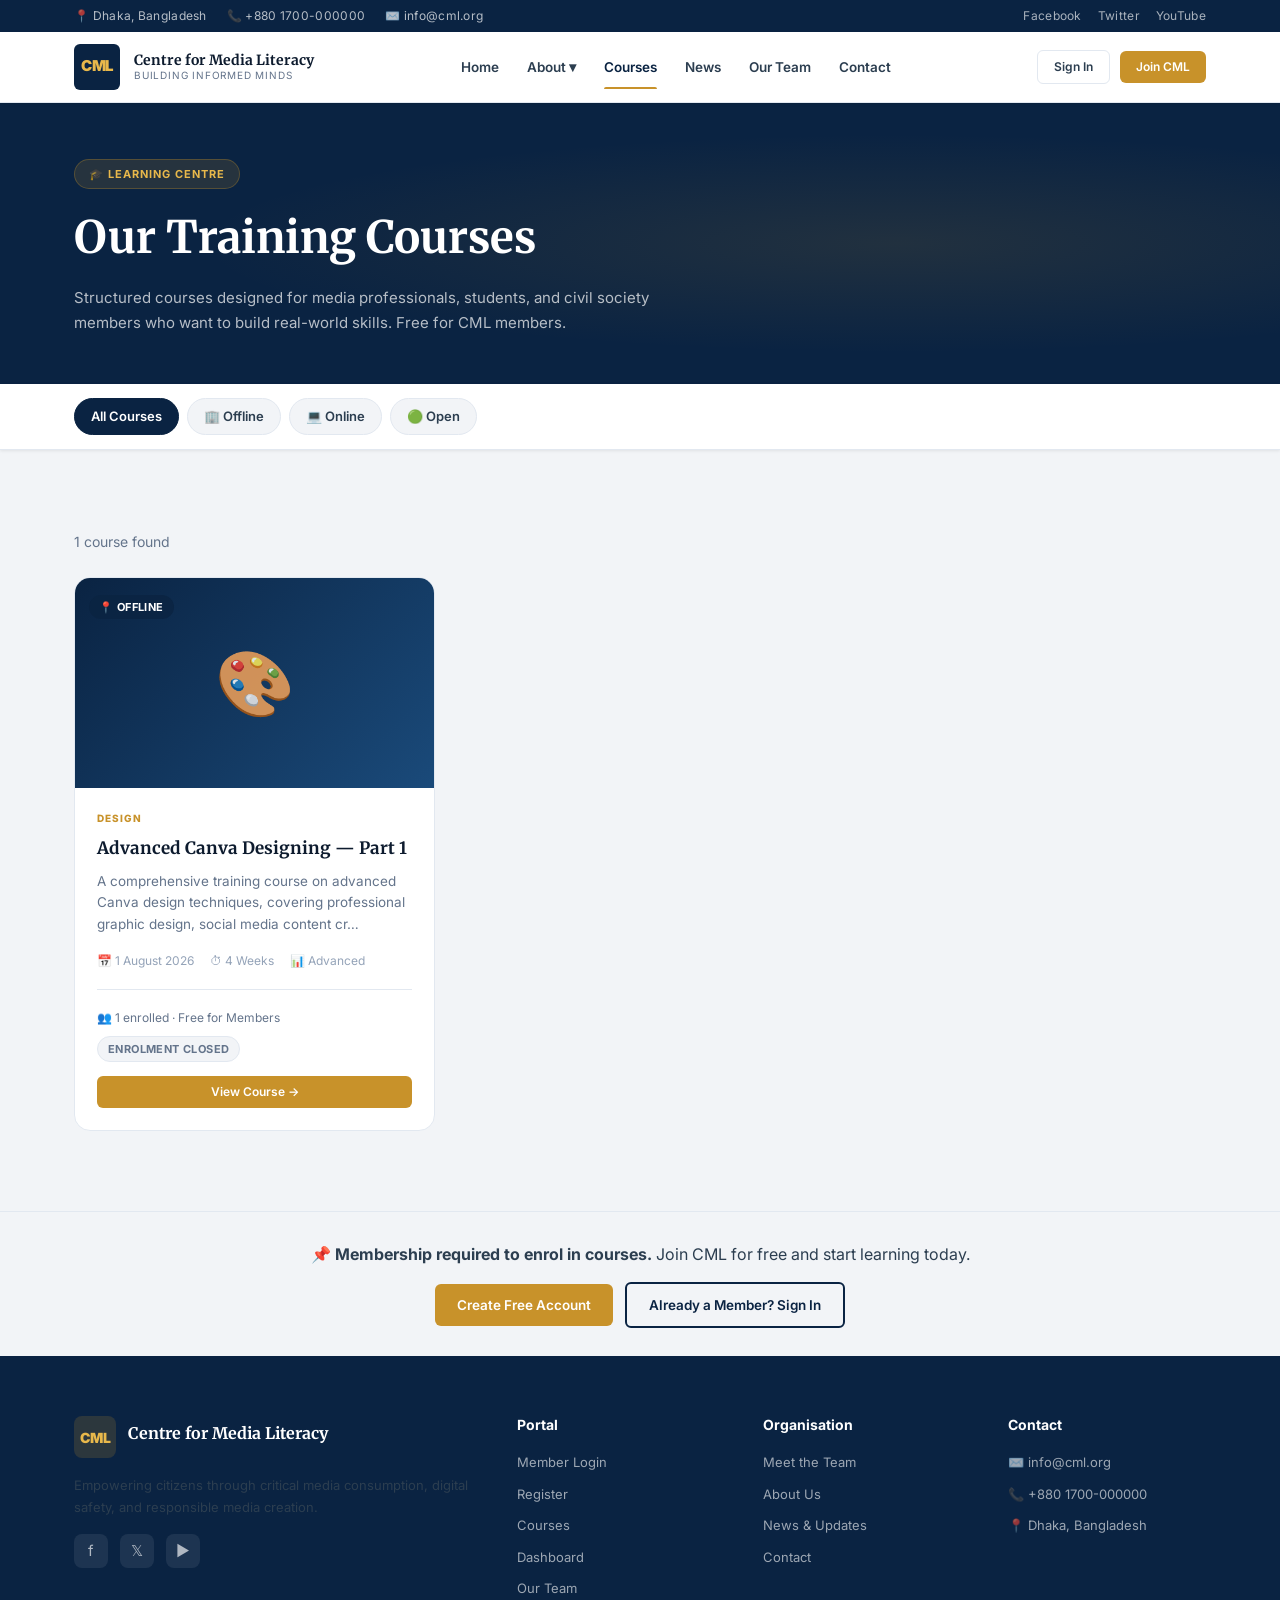
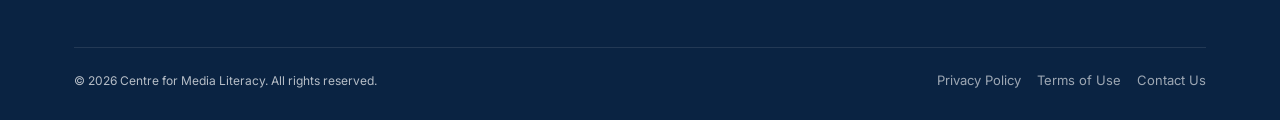
<file: courses.html>
<!DOCTYPE html>
<html lang="en">
<head>
  <meta charset="UTF-8">
  <meta name="viewport" content="width=device-width, initial-scale=1.0">
  <title>Courses — Centre for Media Literacy</title>
  <meta name="description" content="Explore media literacy training courses offered by Centre for Media Literacy.">
  <link rel="stylesheet" href="css/style.css">
  <style>
    .courses-hero {
      background: var(--primary);
      padding: 56px 0 48px;
      position: relative;
    }
    .courses-hero::before {
      content: '';
      position: absolute; inset: 0;
      background: radial-gradient(ellipse at 70% 50%, rgba(200,146,42,0.12) 0%, transparent 55%);
    }
    .filter-bar {
      background: var(--bg-white);
      border-bottom: 1px solid var(--border);
      padding: 14px 0;
      position: sticky;
      top: var(--nav-height);
      z-index: 99;
      box-shadow: var(--shadow-sm);
    }
    .filter-pill {
      display: inline-flex; align-items: center; gap: 6px;
      padding: 7px 16px;
      border-radius: 50px;
      font-size: 13px; font-weight: 600;
      background: var(--bg-section);
      border: 1.5px solid var(--border);
      cursor: pointer; transition: all var(--transition);
      text-decoration: none; color: var(--text-body);
    }
    .filter-pill:hover, .filter-pill.active {
      background: var(--primary); color: white; border-color: var(--primary);
    }
  </style>
</head>
<body>

<!-- Header injected by layout.js -->

<!-- ── HERO ── -->
<div class="courses-hero">
  <div class="container" style="position:relative;z-index:1">
    <div style="max-width:640px">
      <span class="hero-eyebrow">🎓 Learning Centre</span>
      <h1 class="hero-title" style="font-size:clamp(1.8rem,4vw,2.8rem)">Our Training Courses</h1>
      <p style="color:rgba(255,255,255,0.7);font-size:15px;line-height:1.7">Structured courses designed for media professionals, students, and civil society members who want to build real-world skills. Free for CML members.</p>
    </div>
  </div>
</div>

<!-- ── FILTER BAR ── -->
<div class="filter-bar">
  <div class="container">
    <div class="flex gap-8 flex-wrap">
      <span class="filter-pill active" onclick="filterCourses('')" id="pill-all">All Courses</span>
      <span class="filter-pill" onclick="filterCourses('offline')" id="pill-offline">🏢 Offline</span>
      <span class="filter-pill" onclick="filterCourses('online')" id="pill-online">💻 Online</span>
      <span class="filter-pill" onclick="filterCourses('active')" id="pill-active">🟢 Open</span>
    </div>
  </div>
</div>

<!-- ── COURSES LIST ── -->
<div class="section section-gray">
  <div class="container">
    <div style="display:flex;align-items:center;justify-content:space-between;margin-bottom:24px;flex-wrap:wrap;gap:12px">
      <div id="results-label" style="font-size:14px;color:var(--text-muted)">Loading courses…</div>
      <div id="admin-add-btn" style="display:none">
        <button class="btn btn-primary btn-sm" onclick="App.openModal('add-course-modal')">+ Add New Course</button>
      </div>
    </div>
    <div class="grid-3" id="courses-grid">
      <!-- rendered -->
    </div>
  </div>
</div>

<!-- ── NOT A MEMBER BANNER ── -->
<div id="join-banner" style="background:var(--bg-section);border-top:1px solid var(--border);padding:28px 0;display:none">
  <div class="container text-center">
    <p style="font-size:16px;margin-bottom:14px"><strong>📌 Membership required to enrol in courses.</strong> Join CML for free and start learning today.</p>
    <div class="flex-center gap-12">
      <a href="signup.html" class="btn btn-primary">Create Free Account</a>
      <a href="login.html" class="btn btn-outline">Already a Member? Sign In</a>
    </div>
  </div>
</div>

<!-- Footer injected by layout.js -->

<div id="toast-container" class="toast-container"></div>

<script src="js/data.js"></script>
<script src="js/app.js"></script>
<script src="js/layout.js"></script>
<script>
  let currentUser = null, currentFilter = '';

  document.addEventListener('DOMContentLoaded', () => {
    Layout.initPublic('courses');

    currentUser = DB.getCurrentUser();
    if (!currentUser) {
      document.getElementById('join-banner').style.display = 'block';
    } else {
      currentUser = DB.getUserById(currentUser.id);
      if (Auth.hasPermission(currentUser, 'manage_courses')) {
        document.getElementById('admin-add-btn').style.display = 'block';
      }
    }
    renderCourses('');
  });

  function filterCourses(filter) {
    currentFilter = filter;
    document.querySelectorAll('.filter-pill').forEach(p => p.classList.remove('active'));
    const idMap = { '':'pill-all', 'offline':'pill-offline', 'online':'pill-online', 'active':'pill-active' };
    document.getElementById(idMap[filter])?.classList.add('active');
    renderCourses(filter);
  }

  function renderCourses(filter) {
    const grid   = document.getElementById('courses-grid');
    const label  = document.getElementById('results-label');
    let courses  = DB.getCourses();

    if (filter === 'offline') courses = courses.filter(c => c.type === 'offline');
    else if (filter === 'online')  courses = courses.filter(c => c.type === 'online');
    else if (filter === 'active')  courses = courses.filter(c => c.status === 'active' && App.daysLeft(c.enrollDeadline) > 0);

    label.textContent = `${courses.length} course${courses.length !== 1 ? 's' : ''} found`;

    if (!courses.length) {
      grid.innerHTML = `<div class="empty-state" style="grid-column:1/-1;background:white;border-radius:12px;padding:60px 20px"><div class="empty-icon">🎓</div><div class="empty-title">No courses found</div><div class="empty-desc">Check back soon for new courses.</div></div>`;
      return;
    }

    grid.innerHTML = courses.map(c => {
      const enrolls  = DB.getEnrollmentsByCourse(c.id).length;
      const days     = App.daysLeft(c.enrollDeadline);
      const isOpen   = days !== null && days > 0;
      const isEnrolled = currentUser ? DB.isEnrolled(currentUser.id, c.id) : false;
      const progress = DB.getEnrollmentsByCourse(c.id).find(e => e.userId === currentUser?.id)?.progress || 0;

      let deadlineChip = '';
      if (days !== null) {
        if (days > 0)    deadlineChip = `<span class="badge badge-warning">⏳ ${days} days left</span>`;
        else if (days === 0) deadlineChip = `<span class="badge badge-danger">Today!</span>`;
        else             deadlineChip = `<span class="badge badge-closed">Enrolment Closed</span>`;
      }

      return `
      <div class="course-card anim-up">
        <div class="course-thumb">
          <span class="course-thumb-emoji">${c.emoji||'🎓'}</span>
          <div class="course-thumb-badge">
            <span class="badge" style="background:${c.type==='offline'?'rgba(10,35,66,0.8)':'rgba(14,116,144,0.8)'};color:white">${c.type==='offline'?'📍 Offline':'💻 Online'}</span>
          </div>
          ${isOpen ? `<div class="course-thumb-status"><span class="badge badge-open">🟢 Open</span></div>` : ''}
        </div>
        <div class="course-body">
          <span class="course-tag">${c.category}</span>
          <h3 class="course-title">${c.title}</h3>
          <p class="course-desc">${c.description.slice(0,130)}…</p>
          <div class="course-meta">
            <div class="course-meta-item">📅 ${App.formatDate(c.startDate)}</div>
            <div class="course-meta-item">⏱ ${c.duration}</div>
            <div class="course-meta-item">📊 ${c.level}</div>
          </div>
          <div style="display:flex;align-items:center;justify-content:space-between;gap:8px;margin-bottom:14px;flex-wrap:wrap">
            <div style="font-size:12px;color:var(--text-muted)">👥 ${enrolls} enrolled · ${c.fee}</div>
            ${deadlineChip}
          </div>
          ${isEnrolled ? `
            <div style="margin-bottom:12px">
              <div style="display:flex;justify-content:space-between;font-size:12px;margin-bottom:4px"><span>Progress</span><span>${progress}%</span></div>
              <div class="progress"><div class="progress-fill" style="width:${progress}%"></div></div>
            </div>
          ` : ''}
          <div class="flex gap-8">
            <a href="course-detail.html?id=${c.id}" class="btn btn-primary btn-sm" style="flex:1">View Course →</a>
            ${isEnrolled ? `<span class="badge badge-success" style="align-self:center">✓ Enrolled</span>` : ''}
          </div>
        </div>
      </div>`;
    }).join('');
  }
</script>
</body>
</html>
</file>
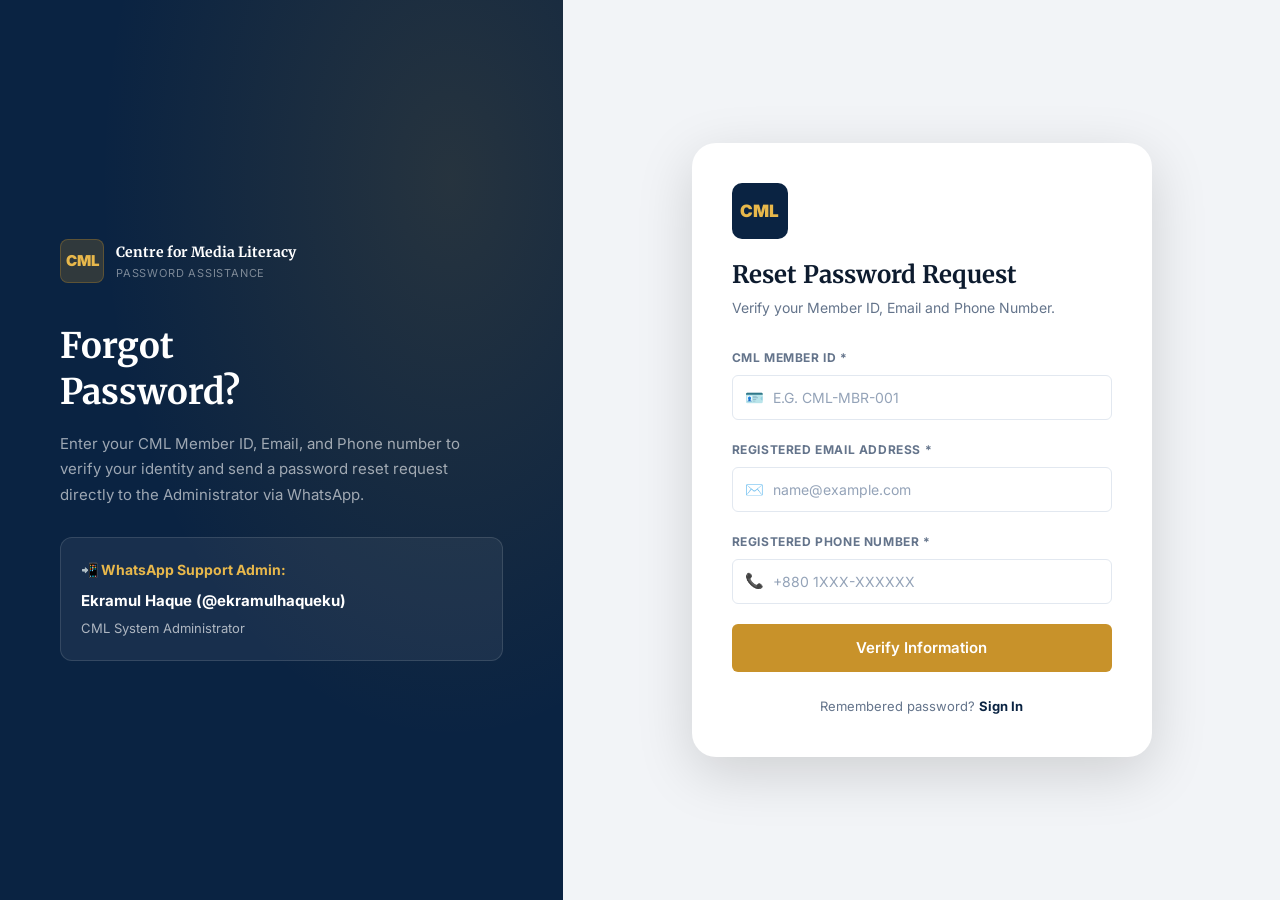
<file: forgot-password.html>
<!DOCTYPE html>
<html lang="en">
<head>
  <meta charset="UTF-8">
  <meta name="viewport" content="width=device-width, initial-scale=1.0">
  <title>Reset Password Request — Centre for Media Literacy</title>
  <link rel="stylesheet" href="css/style.css">
</head>
<body>

<div class="auth-wrap">
  <!-- Left -->
  <div class="auth-left">
    <div style="position:relative;z-index:1">
      <a href="index.html" style="display:inline-flex;align-items:center;gap:12px;text-decoration:none;margin-bottom:40px">
        <div style="width:44px;height:44px;background:rgba(200,146,42,0.2);border:1px solid rgba(200,146,42,0.3);border-radius:8px;display:flex;align-items:center;justify-content:center;color:var(--accent-light);font-weight:900;font-size:15px">CML</div>
        <div>
          <div style="color:white;font-weight:700;font-size:14px;font-family:'Merriweather',serif">Centre for Media Literacy</div>
          <div style="color:rgba(255,255,255,0.45);font-size:11px;text-transform:uppercase;letter-spacing:0.8px">Password Assistance</div>
        </div>
      </a>
      <h2 style="color:white;font-size:2.2rem;margin-bottom:16px;font-family:'Merriweather',serif;line-height:1.3">Forgot<br>Password?</h2>
      <p style="color:rgba(255,255,255,0.6);font-size:15px;line-height:1.7;margin-bottom:30px">Enter your CML Member ID, Email, and Phone number to verify your identity and send a password reset request directly to the Administrator via WhatsApp.</p>
      
      <div style="background:rgba(255,255,255,0.06);border:1px solid rgba(255,255,255,0.12);border-radius:12px;padding:20px">
        <div style="font-weight:700;color:var(--accent-light);margin-bottom:8px;font-size:14px">📲 WhatsApp Support Admin:</div>
        <div style="color:white;font-size:15px;font-weight:700;margin-bottom:4px">Ekramul Haque (@ekramulhaqueku)</div>
        <div style="color:rgba(255,255,255,0.65);font-size:13px">CML System Administrator</div>
      </div>
    </div>
  </div>

  <!-- Right -->
  <div class="auth-right">
    <div class="auth-card">
      <div class="auth-logo">CML</div>
      <h1 class="auth-title">Reset Password Request</h1>
      <p class="auth-subtitle">Verify your Member ID, Email and Phone Number.</p>

      <form id="reset-request-form">
        <div class="form-group">
          <label class="form-label">CML Member ID *</label>
          <div class="input-wrap">
            <span class="input-icon">🪪</span>
            <input type="text" id="rst-id" class="form-input" placeholder="e.g. CML-MBR-001" required style="padding-left:40px;text-transform:uppercase">
          </div>
        </div>

        <div class="form-group">
          <label class="form-label">Registered Email Address *</label>
          <div class="input-wrap">
            <span class="input-icon">✉️</span>
            <input type="email" id="rst-email" class="form-input" placeholder="name@example.com" required style="padding-left:40px">
          </div>
        </div>

        <div class="form-group">
          <label class="form-label">Registered Phone Number *</label>
          <div class="input-wrap">
            <span class="input-icon">📞</span>
            <input type="tel" id="rst-phone" class="form-input" placeholder="+880 1XXX-XXXXXX" required style="padding-left:40px">
          </div>
        </div>

        <div id="rst-msg" style="display:none;border-radius:8px;padding:12px;font-size:13px;margin-bottom:16px"></div>

        <button type="submit" class="btn btn-primary btn-full" id="verify-btn" style="height:48px;font-size:15px">
          Verify Information
        </button>
      </form>

      <!-- Success Step: WhatsApp Action Button -->
      <div id="wa-action-box" style="display:none;margin-top:20px;text-align:center;background:rgba(37,211,102,0.08);border:1px solid rgba(37,211,102,0.3);border-radius:12px;padding:20px">
        <div style="font-size:36px;margin-bottom:8px">💬</div>
        <h3 style="color:#128c7e;margin-bottom:6px;font-size:16px">Verification Successful!</h3>
        <p style="font-size:13px;color:var(--text-muted);margin-bottom:18px">Click the button below to send an automated password reset request to Admin <strong>@ekramulhaqueku</strong> via WhatsApp.</p>
        
        <a id="wa-link-btn" href="#" target="_blank" class="btn btn-full" style="background:#25D366;color:white;font-weight:700;height:48px;font-size:15px;display:flex;align-items:center;justify-content:center;gap:10px">
          <span style="font-size:20px">📲</span> Apply for Reset Password via WhatsApp
        </a>
      </div>

      <div class="auth-footer" style="margin-top:24px">
        Remembered password? <a href="login.html" style="font-weight:700;color:var(--primary)">Sign In</a>
      </div>
    </div>
  </div>
</div>

<script src="js/data.js"></script>
<script src="js/app.js"></script>
<script>
  document.addEventListener('DOMContentLoaded', () => {
    document.getElementById('rst-id').addEventListener('input', function() {
      this.value = this.value.toUpperCase();
    });

    document.getElementById('reset-request-form').addEventListener('submit', (e) => {
      e.preventDefault();
      const id = document.getElementById('rst-id').value.trim();
      const email = document.getElementById('rst-email').value.trim().toLowerCase();
      const phone = document.getElementById('rst-phone').value.trim();
      const msg = document.getElementById('rst-msg');
      const verifyBtn = document.getElementById('verify-btn');

      const user = DB.getUserById(id);

      // Check if user exists and details match or user entered valid contact details
      if (user && user.email?.toLowerCase() === email) {
        msg.style.display = 'block';
        msg.style.background = 'rgba(26,122,74,0.1)';
        msg.style.border = '1px solid rgba(26,122,74,0.3)';
        msg.style.color = 'var(--green)';
        msg.innerHTML = `✅ Member details verified for <strong>${user.name}</strong>!`;

        // Prepare WhatsApp message
        const waAdmin = 'ekramulhaqueku';
        const waMsg = encodeURIComponent(
          `Hello Admin (@${waAdmin}),\n\nI need to reset my CML account password.\n\n` +
          `📌 Member Details:\n` +
          `• Name: ${user.name}\n` +
          `• Member ID: ${user.id}\n` +
          `• Email: ${user.email}\n` +
          `• Phone: ${phone}\n\n` +
          `Please reset my password and send me a temporary password. Thank you!`
        );

        const waUrl = `https://api.whatsapp.com/send?text=${waMsg}`;
        document.getElementById('wa-link-btn').href = waUrl;
        
        document.getElementById('reset-request-form').style.display = 'none';
        document.getElementById('wa-action-box').style.display = 'block';

      } else {
        msg.style.display = 'block';
        msg.style.background = '#fef2f2';
        msg.style.border = '1px solid #fecaca';
        msg.style.color = 'var(--red)';
        msg.innerHTML = '❌ Provided Member ID and Email do not match our member records. Please check your information.';
      }
    });
  });
</script>
</body>
</html>
</file>
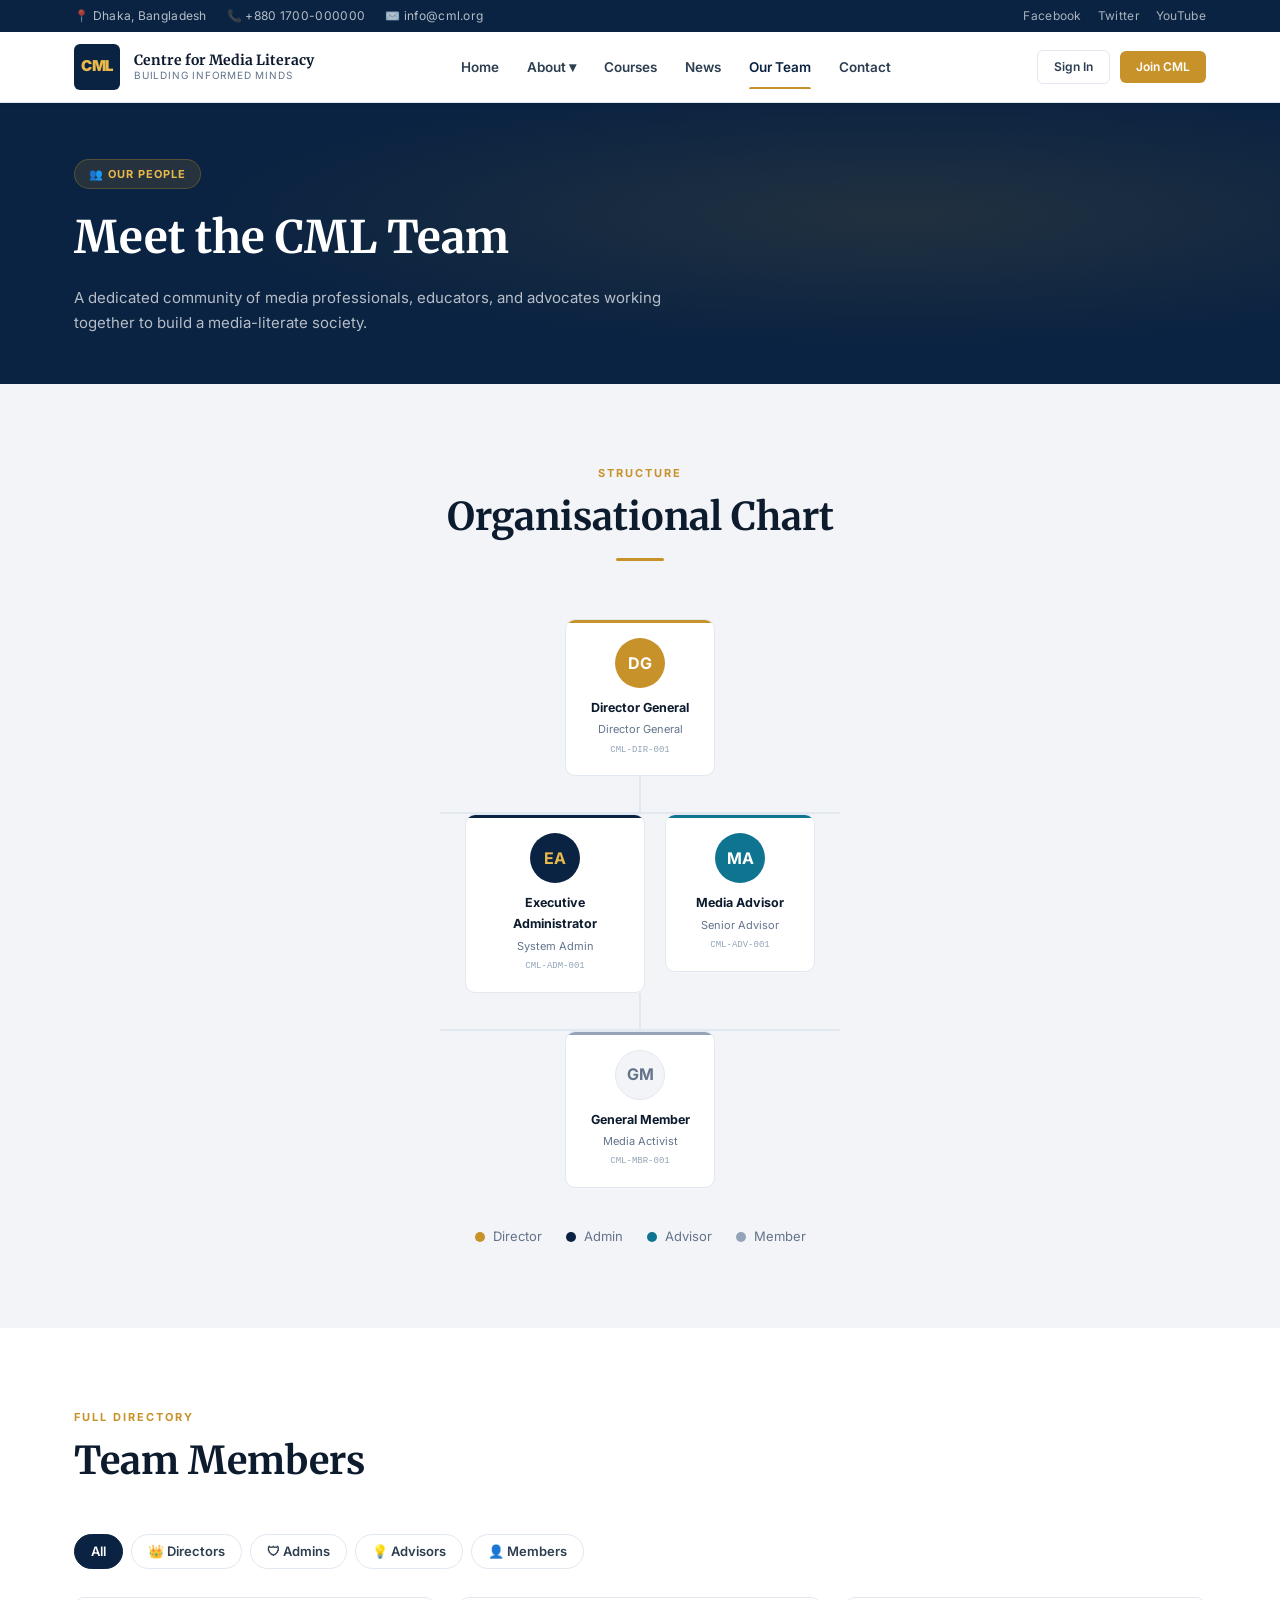
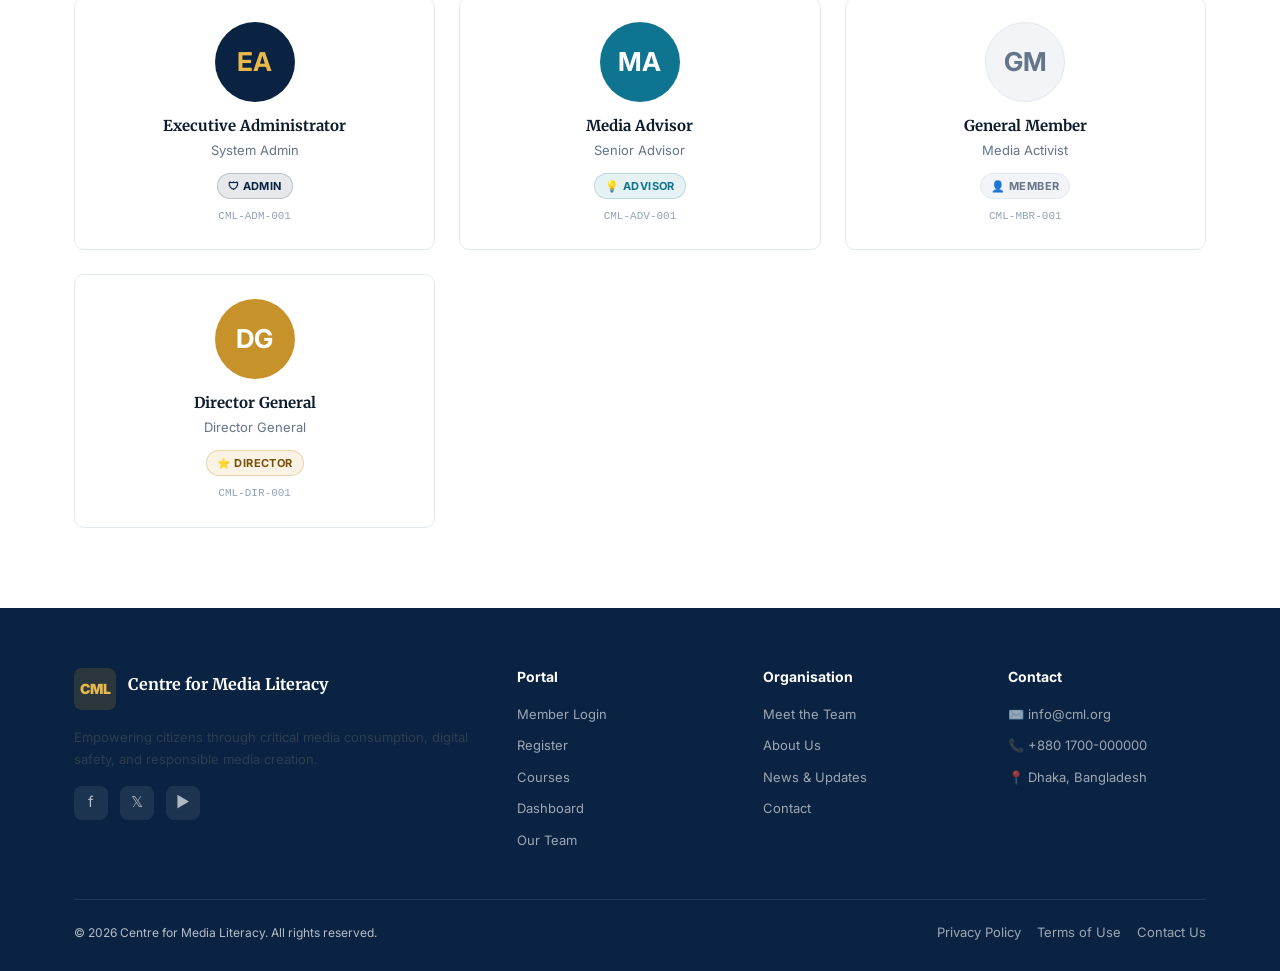
<file: organogram.html>
<!DOCTYPE html>
<html lang="en">
<head>
  <meta charset="UTF-8">
  <meta name="viewport" content="width=device-width, initial-scale=1.0">
  <title>Our Team — Centre for Media Literacy</title>
  <meta name="description" content="Meet the team behind Centre for Media Literacy — directors, advisors, and members.">
  <link rel="stylesheet" href="css/style.css">
  <style>
    .team-hero { background: var(--primary); padding: 56px 0 48px; position: relative; }
    .team-hero::before { content:''; position:absolute; inset:0; background:radial-gradient(ellipse at 70% 40%, rgba(200,146,42,0.12) 0%, transparent 55%); }
    /* org tree */
    .v-line { width: 2px; height: 36px; background: var(--border); margin: 0 auto; }
    .h-line  { height: 2px; background: var(--border); }
    .org-level { display: flex; gap: 20px; justify-content: center; flex-wrap: wrap; }
    .org-branch { display: flex; flex-direction: column; align-items: center; }
    .org-branch .v-line { height: 36px; }
    .legend { display: flex; gap: 24px; justify-content: center; flex-wrap: wrap; margin: 28px 0 0; }
    .legend-dot { width: 10px; height: 10px; border-radius: 50%; }
    /* team grid */
    .member-card {
      border: 1px solid var(--border);
      border-radius: var(--radius);
      background: var(--bg-white);
      padding: 24px;
      text-align: center;
      cursor: pointer;
      transition: all var(--transition);
    }
    .member-card:hover { box-shadow: var(--shadow-md); transform: translateY(-3px); border-color: var(--accent); }
    .member-card .org-avatar { margin: 0 auto 14px; }
    .filter-tabs { display: flex; gap: 8px; flex-wrap: wrap; margin-bottom: 28px; }
    .ftab { padding: 6px 16px; border-radius: 50px; font-size: 13px; font-weight: 600; cursor: pointer; border: 1.5px solid var(--border); background: var(--bg-white); color: var(--text-body); transition: all var(--transition); }
    .ftab:hover, .ftab.active { background: var(--primary); color: white; border-color: var(--primary); }
  </style>
</head>
<body>

<!-- Header injected by layout.js -->

<!-- Hero -->
<div class="team-hero">
  <div class="container" style="position:relative;z-index:1">
    <div style="max-width:600px">
      <span class="hero-eyebrow">👥 Our People</span>
      <h1 class="hero-title" style="font-size:clamp(1.8rem,3.5vw,2.8rem)">Meet the CML Team</h1>
      <p style="color:rgba(255,255,255,0.7);font-size:15px;line-height:1.7">A dedicated community of media professionals, educators, and advocates working together to build a media-literate society.</p>
    </div>
  </div>
</div>

<!-- Organogram -->
<section class="section section-gray">
  <div class="container">
    <div class="section-header center text-center">
      <span class="section-eyebrow">Structure</span>
      <h2 class="section-title">Organisational Chart</h2>
      <div class="divider-line"></div>
    </div>
    <div id="org-chart" style="overflow-x:auto;padding:10px 0"></div>
    <div class="legend">
      <div class="flex items-center gap-8"><div class="legend-dot" style="background:var(--accent)"></div><span style="font-size:13px;color:var(--text-muted)">Director</span></div>
      <div class="flex items-center gap-8"><div class="legend-dot" style="background:var(--primary)"></div><span style="font-size:13px;color:var(--text-muted)">Admin</span></div>
      <div class="flex items-center gap-8"><div class="legend-dot" style="background:var(--teal)"></div><span style="font-size:13px;color:var(--text-muted)">Advisor</span></div>
      <div class="flex items-center gap-8"><div class="legend-dot" style="background:#94a3b8"></div><span style="font-size:13px;color:var(--text-muted)">Member</span></div>
    </div>
  </div>
</section>

<!-- Team Directory -->
<section class="section">
  <div class="container">
    <div class="section-header">
      <span class="section-eyebrow">Full Directory</span>
      <h2 class="section-title">Team Members</h2>
    </div>
    <div class="filter-tabs" id="ftabs">
      <span class="ftab active" onclick="filterTeam('')">All</span>
      <span class="ftab" onclick="filterTeam('director')">👑 Directors</span>
      <span class="ftab" onclick="filterTeam('admin')">🛡 Admins</span>
      <span class="ftab" onclick="filterTeam('advisor')">💡 Advisors</span>
      <span class="ftab" onclick="filterTeam('member')">👤 Members</span>
    </div>
    <div class="grid-3" id="team-grid"></div>
  </div>
</section>

<!-- Member Modal -->
<div class="modal-overlay" id="member-modal">
  <div class="modal">
    <button class="modal-close" onclick="App.closeModal('member-modal')">✕</button>
    <div id="member-content"></div>
  </div>
</div>

<!-- Footer injected by layout.js -->

<div id="toast-container" class="toast-container"></div>
<script src="js/data.js"></script>
<script src="js/app.js"></script>
<script src="js/layout.js"></script>
<script>
  document.addEventListener('DOMContentLoaded', () => {
    Layout.initPublic('team');
    renderOrg();
    renderGrid('');
  });

  function nodeCard(u) {
    const photo = u.photo
      ? `<img src="${u.photo}" alt="${u.name}" style="width:100%;height:100%;object-fit:cover">`
      : App.getInitials(u.name);
    return `<div class="org-node-card ${u.role}" onclick="openMember('${u.id}')" title="${u.name}">
      <div class="org-avatar ${u.role}">${photo}</div>
      <div class="org-name">${u.name}</div>
      <div class="org-title">${u.designation||u.role}</div>
      <div class="org-id">${u.id}</div>
    </div>`;
  }

  function renderOrg() {
    const chart  = document.getElementById('org-chart');
    const dirs   = DB.getUsersByRole('director');
    const admins = DB.getUsersByRole('admin');
    const advs   = DB.getUsersByRole('advisor');
    const mems   = DB.getUsersByRole('member');
    let html = '<div style="min-width:600px">';

    // Directors
    html += `<div class="org-level">${dirs.length?dirs.map(nodeCard).join(''):emptyNode('No Director')}</div>`;
    html += '<div class="v-line"></div>';

    // Level 2 (admins + advisors)
    const l2 = [...admins,...advs];
    if (l2.length) {
      const w = Math.max(l2.length * 200, 400);
      html += `<div class="h-line" style="width:${w}px;margin:0 auto"></div>`;
      html += `<div class="org-level">${l2.map(u=>`<div class="org-branch">${nodeCard(u)}</div>`).join('')}</div>`;
    }

    // Members
    if (mems.length) {
      const w2 = Math.max(mems.length * 190, 400);
      html += '<div class="v-line"></div>';
      html += `<div class="h-line" style="width:${w2}px;margin:0 auto"></div>`;
      html += `<div class="org-level" style="flex-wrap:wrap;">${mems.map(u=>`<div class="org-branch">${nodeCard(u)}</div>`).join('')}</div>`;
    }
    html += '</div>';
    chart.innerHTML = html;
  }

  function emptyNode(label) {
    return `<div style="min-width:150px;padding:18px;border:2px dashed var(--border);border-radius:10px;text-align:center;color:var(--text-light);font-size:13px">${label}</div>`;
  }

  function filterTeam(role) {
    document.querySelectorAll('.ftab').forEach(t=>t.classList.remove('active'));
    event.target.classList.add('active');
    renderGrid(role);
  }

  function renderGrid(role) {
    const grid  = document.getElementById('team-grid');
    const order = {director:0,admin:1,advisor:2,member:3};
    let users   = DB.getUsers();
    if (role) users = users.filter(u=>u.role===role);
    users.sort((a,b)=>(order[a.role]||9)-(order[b.role]||9));
    if (!users.length) {
      grid.innerHTML = `<div class="empty-state" style="grid-column:1/-1"><div class="empty-icon">👥</div><div class="empty-title">No members found</div></div>`;
      return;
    }
    grid.innerHTML = users.map(u => `
      <div class="member-card anim-up" onclick="openMember('${u.id}')">
        ${App.avatarHtml(u,'lg')}
        <h4 style="font-size:15px;margin-bottom:4px">${u.name}</h4>
        <div style="color:var(--text-muted);font-size:13px;margin-bottom:10px">${u.designation||u.role}</div>
        ${App.getRoleBadge(u.role)}
        <div style="font-size:11px;font-family:monospace;color:var(--text-light);margin-top:8px">${u.id}</div>
      </div>`).join('');
  }

  function openMember(uid) {
    const u = DB.getUserById(uid);
    document.getElementById('member-content').innerHTML = `
      <div style="text-align:center;margin-bottom:20px">
        ${App.avatarHtml(u,'xl')}
        <h3 style="margin-top:14px;margin-bottom:4px">${u.name}</h3>
        <div style="color:var(--accent);font-weight:600;margin-bottom:10px">${u.designation||u.role}</div>
        ${App.getRoleBadge(u.role)}
        <div style="font-family:monospace;font-size:13px;color:var(--text-muted);margin-top:8px">${u.id}</div>
      </div>
      ${u.bio?`<p style="color:var(--text-muted);font-size:14px;line-height:1.7;text-align:center;margin-bottom:18px">${u.bio}</p>`:''}
      <div style="display:grid;gap:8px">
        ${u.email?`<div class="info-row"><div class="info-label">Email</div><div class="info-value">${u.email}</div></div>`:''}
        ${u.phone?`<div class="info-row"><div class="info-label">Phone</div><div class="info-value">${u.phone}</div></div>`:''}
        ${u.department?`<div class="info-row"><div class="info-label">Department</div><div class="info-value">${u.department}</div></div>`:''}
        <div class="info-row"><div class="info-label">Joined</div><div class="info-value">${App.formatDate(u.joinDate)}</div></div>
      </div>`;
    App.openModal('member-modal');
  }
</script>
</body>
</html>
</file>
<file: css/style.css>
/* ============================================================
   Centre for Media Literacy — Main Stylesheet v2.0
   Inspired by MRDI & SAJA — Professional Media Organisation
   Light editorial theme + dark accents
   ============================================================ */

@import url('https://fonts.googleapis.com/css2?family=Merriweather:ital,wght@0,300;0,400;0,700;0,900;1,300;1,400&family=Inter:wght@300;400;500;600;700;800&display=swap');

/* ── CSS Variables ── */
:root {
  /* Colours */
  --primary:       #0a2342;   /* deep navy */
  --primary-light: #1a3a5c;
  --accent:        #c8922a;   /* warm gold */
  --accent-light:  #e8b84b;
  --accent-hover:  #b07a1e;
  --red:           #c0392b;
  --green:         #1a7a4a;
  --teal:          #0e7490;
  --purple:        #6d28d9;

  /* Backgrounds */
  --bg-white:      #ffffff;
  --bg-light:      #f7f8fa;
  --bg-section:    #f2f4f7;
  --bg-dark:       #0a2342;
  --bg-darker:     #061628;

  /* Text */
  --text-dark:     #0d1b2e;
  --text-body:     #2c3e50;
  --text-muted:    #64748b;
  --text-light:    #94a3b8;
  --text-white:    #ffffff;
  --text-white-muted: rgba(255,255,255,0.7);

  /* Borders */
  --border:        #e2e8f0;
  --border-dark:   rgba(255,255,255,0.12);

  /* Shadows */
  --shadow-sm:     0 1px 3px rgba(0,0,0,0.08);
  --shadow:        0 4px 16px rgba(0,0,0,0.1);
  --shadow-md:     0 8px 32px rgba(0,0,0,0.12);
  --shadow-lg:     0 16px 56px rgba(0,0,0,0.15);

  /* Layout */
  --nav-height:    70px;
  --radius-sm:     6px;
  --radius:        10px;
  --radius-lg:     16px;
  --radius-xl:     24px;
  --max-width:     1180px;
  --transition:    0.25s cubic-bezier(0.4,0,0.2,1);
}

/* ── Reset ── */
*, *::before, *::after { box-sizing: border-box; margin: 0; padding: 0; }
html { scroll-behavior: smooth; font-size: 16px; }
body {
  font-family: 'Inter', sans-serif;
  background: var(--bg-white);
  color: var(--text-body);
  line-height: 1.65;
  overflow-x: hidden;
  -webkit-font-smoothing: antialiased;
}
a { color: var(--accent); text-decoration: none; transition: color var(--transition); }
a:hover { color: var(--accent-hover); }
img { max-width: 100%; display: block; }
ul { list-style: none; }
button { font-family: inherit; cursor: pointer; }

/* ── Typography ── */
h1,h2,h3,h4,h5,h6 {
  font-family: 'Merriweather', serif;
  color: var(--text-dark);
  line-height: 1.3;
  font-weight: 700;
}
h1 { font-size: clamp(2rem, 5vw, 3.2rem); }
h2 { font-size: clamp(1.6rem, 3vw, 2.4rem); }
h3 { font-size: clamp(1.2rem, 2vw, 1.6rem); }
h4 { font-size: 1.15rem; }
p  { color: var(--text-body); line-height: 1.75; }

.serif { font-family: 'Merriweather', serif; }

/* ── Layout ── */
.container      { max-width: var(--max-width); margin: 0 auto; padding: 0 24px; }
.section        { padding: 80px 0; }
.section-sm     { padding: 48px 0; }
.section-lg     { padding: 100px 0; }
.section-dark   { background: var(--bg-dark); color: var(--text-white); }
.section-dark h1,
.section-dark h2,
.section-dark h3,
.section-dark h4 { color: var(--text-white); }
.section-dark p   { color: var(--text-white-muted); }
.section-gray   { background: var(--bg-section); }

/* grids */
.grid-2 { display: grid; grid-template-columns: repeat(2,1fr); gap: 24px; }
.grid-3 { display: grid; grid-template-columns: repeat(3,1fr); gap: 24px; }
.grid-4 { display: grid; grid-template-columns: repeat(4,1fr); gap: 20px; }

/* flex helpers */
.flex         { display: flex; }
.flex-center  { display: flex; align-items: center; justify-content: center; }
.flex-between { display: flex; align-items: center; justify-content: space-between; }
.flex-col     { flex-direction: column; }
.flex-wrap    { flex-wrap: wrap; }
.items-center { align-items: center; }
.gap-8  { gap: 8px; }
.gap-12 { gap: 12px; }
.gap-16 { gap: 16px; }
.gap-24 { gap: 24px; }
.gap-32 { gap: 32px; }

/* spacing */
.mt-8  { margin-top: 8px; }  .mt-12 { margin-top: 12px; }
.mt-16 { margin-top: 16px; } .mt-20 { margin-top: 20px; }
.mt-24 { margin-top: 24px; } .mt-32 { margin-top: 32px; }
.mb-8  { margin-bottom: 8px; }  .mb-12 { margin-bottom: 12px; }
.mb-16 { margin-bottom: 16px; } .mb-24 { margin-bottom: 24px; }
.mb-32 { margin-bottom: 32px; }

/* text */
.text-center  { text-align: center; }
.text-right   { text-align: right; }
.text-white   { color: var(--text-white) !important; }
.text-muted   { color: var(--text-muted) !important; }
.text-accent  { color: var(--accent) !important; }
.text-primary { color: var(--primary) !important; }
.text-dark    { color: var(--text-dark) !important; }
.font-mono    { font-family: monospace; }
.font-bold    { font-weight: 700; }
.w-full       { width: 100%; }
.hidden       { display: none !important; }


/* ── TOP BAR ── */
.topbar {
  background: var(--primary);
  color: rgba(255,255,255,0.7);
  font-size: 12px;
  padding: 6px 0;
  letter-spacing: 0.3px;
}
.topbar-inner {
  display: flex;
  align-items: center;
  justify-content: space-between;
  gap: 12px;
}
.topbar-left { display: flex; align-items: center; gap: 20px; }
.topbar-right { display: flex; align-items: center; gap: 16px; }
.topbar a { color: rgba(255,255,255,0.75); transition: color var(--transition); }
.topbar a:hover { color: var(--accent-light); }

/* ── NAVBAR ── */
.navbar {
  background: var(--bg-white);
  border-bottom: 1px solid var(--border);
  position: sticky;
  top: 0;
  z-index: 1000;
  box-shadow: var(--shadow-sm);
}

.nav-inner {
  display: flex;
  align-items: center;
  justify-content: space-between;
  height: var(--nav-height);
  gap: 24px;
}

.nav-brand {
  display: flex;
  align-items: center;
  gap: 14px;
  text-decoration: none;
  flex-shrink: 0;
}

.nav-logo-box {
  width: 46px;
  height: 46px;
  background: var(--primary);
  border-radius: var(--radius-sm);
  display: flex;
  align-items: center;
  justify-content: center;
  color: var(--accent-light);
  font-weight: 900;
  font-size: 15px;
  letter-spacing: -0.5px;
  flex-shrink: 0;
}

.nav-brand-text { line-height: 1.2; }
.nav-brand-name {
  font-family: 'Merriweather', serif;
  font-size: 14px;
  font-weight: 700;
  color: var(--text-dark);
  display: block;
}
.nav-brand-tagline {
  font-size: 10px;
  color: var(--text-muted);
  text-transform: uppercase;
  letter-spacing: 0.8px;
  display: block;
}

.nav-menu {
  display: flex;
  align-items: center;
  gap: 0;
  flex: 1;
  justify-content: center;
}

.nav-item { position: relative; }

.nav-link {
  display: flex;
  align-items: center;
  gap: 4px;
  padding: 10px 14px;
  color: var(--text-body);
  font-size: 13.5px;
  font-weight: 600;
  text-decoration: none;
  transition: color var(--transition);
  border-radius: var(--radius-sm);
  white-space: nowrap;
}

.nav-link:hover, .nav-link.active {
  color: var(--primary);
}

.nav-link.active::after {
  content: '';
  position: absolute;
  bottom: -1px;
  left: 14px; right: 14px;
  height: 2px;
  background: var(--accent);
  border-radius: 2px 2px 0 0;
}

/* Dropdown */
.nav-dropdown { position: relative; }
.nav-dropdown-menu {
  display: none;
  position: absolute;
  top: calc(100% + 4px);
  left: 0;
  min-width: 220px;
  background: var(--bg-white);
  border: 1px solid var(--border);
  border-radius: var(--radius);
  box-shadow: var(--shadow-md);
  padding: 8px;
  z-index: 100;
}
.nav-dropdown:hover .nav-dropdown-menu,
.nav-dropdown:focus-within .nav-dropdown-menu { display: block; }
.nav-dropdown-link {
  display: block;
  padding: 9px 14px;
  color: var(--text-body);
  font-size: 13px;
  font-weight: 500;
  border-radius: var(--radius-sm);
  transition: background var(--transition);
}
.nav-dropdown-link:hover { background: var(--bg-section); color: var(--primary); }

.nav-actions {
  display: flex;
  align-items: center;
  gap: 10px;
  flex-shrink: 0;
}

/* User chip in nav */
.nav-user-chip {
  display: flex;
  align-items: center;
  gap: 8px;
  padding: 5px 12px 5px 5px;
  border: 1px solid var(--border);
  border-radius: 50px;
  text-decoration: none;
  transition: all var(--transition);
}
.nav-user-chip:hover { border-color: var(--accent); box-shadow: 0 0 0 3px rgba(200,146,42,0.08); }
.nav-avatar {
  width: 30px; height: 30px;
  border-radius: 50%;
  background: var(--primary);
  display: flex; align-items: center; justify-content: center;
  color: var(--accent-light);
  font-size: 11px; font-weight: 700;
  overflow: hidden; flex-shrink: 0;
}
.nav-avatar img { width: 100%; height: 100%; object-fit: cover; }
.nav-user-name { font-size: 13px; font-weight: 600; color: var(--text-dark); max-width: 110px; overflow: hidden; text-overflow: ellipsis; white-space: nowrap; }

/* Mobile hamburger */
.nav-mobile-toggle {
  display: none;
  background: none;
  border: 1px solid var(--border);
  border-radius: var(--radius-sm);
  padding: 8px;
  color: var(--text-body);
  font-size: 18px;
  cursor: pointer;
}

/* Page offset */
.page-content { padding-top: 0; min-height: 100vh; }


/* ── BUTTONS ── */
.btn {
  display: inline-flex;
  align-items: center;
  justify-content: center;
  gap: 8px;
  padding: 10px 22px;
  border-radius: var(--radius-sm);
  font-size: 13.5px;
  font-weight: 600;
  font-family: 'Inter', sans-serif;
  cursor: pointer;
  transition: all var(--transition);
  border: none;
  text-decoration: none;
  white-space: nowrap;
}
.btn:disabled { opacity: 0.6; pointer-events: none; }

.btn-primary   { background: var(--accent); color: white; }
.btn-primary:hover { background: var(--accent-hover); color: white; box-shadow: 0 4px 16px rgba(200,146,42,0.35); transform: translateY(-1px); }

.btn-dark      { background: var(--primary); color: white; }
.btn-dark:hover{ background: var(--primary-light); color: white; transform: translateY(-1px); }

.btn-outline   { background: transparent; border: 2px solid var(--primary); color: var(--primary); }
.btn-outline:hover { background: var(--primary); color: white; }

.btn-outline-white { background: transparent; border: 2px solid rgba(255,255,255,0.5); color: white; }
.btn-outline-white:hover { background: rgba(255,255,255,0.12); border-color: white; color: white; }

.btn-ghost     { background: transparent; border: 1px solid var(--border); color: var(--text-body); }
.btn-ghost:hover { border-color: var(--primary); color: var(--primary); background: var(--bg-section); }

.btn-danger    { background: var(--red); color: white; }
.btn-danger:hover { opacity: 0.88; transform: translateY(-1px); color: white; }

.btn-success   { background: var(--green); color: white; }
.btn-success:hover { opacity: 0.88; transform: translateY(-1px); color: white; }

.btn-sm { padding: 6px 16px; font-size: 12px; }
.btn-lg { padding: 14px 32px; font-size: 15px; }
.btn-xl { padding: 18px 40px; font-size: 16px; border-radius: var(--radius); }
.btn-full { width: 100%; }
.btn-icon { width: 36px; height: 36px; padding: 0; border-radius: var(--radius-sm); }

/* ── CARDS ── */
.card {
  background: var(--bg-white);
  border: 1px solid var(--border);
  border-radius: var(--radius);
  transition: all var(--transition);
  overflow: hidden;
}
.card:hover { box-shadow: var(--shadow-md); transform: translateY(-2px); }
.card-body { padding: 24px; }
.card-flat { border: none; border-radius: 0; }
.card-flat:hover { transform: none; box-shadow: none; }

/* ── FORMS ── */
.form-group { margin-bottom: 20px; }
.form-label {
  display: block;
  font-size: 12px;
  font-weight: 700;
  color: var(--text-muted);
  text-transform: uppercase;
  letter-spacing: 0.6px;
  margin-bottom: 7px;
}
.form-input, .form-select, .form-textarea {
  width: 100%;
  padding: 11px 15px;
  border: 1.5px solid var(--border);
  border-radius: var(--radius-sm);
  font-size: 14px;
  font-family: 'Inter', sans-serif;
  color: var(--text-dark);
  background: var(--bg-white);
  transition: all var(--transition);
  outline: none;
  line-height: 1.5;
}
.form-input::placeholder, .form-textarea::placeholder { color: var(--text-light); }
.form-input:focus, .form-select:focus, .form-textarea:focus {
  border-color: var(--accent);
  box-shadow: 0 0 0 3px rgba(200,146,42,0.12);
}
.form-textarea { resize: vertical; min-height: 100px; }
.form-hint  { font-size: 12px; color: var(--text-muted); margin-top: 5px; }
.form-error { font-size: 12px; color: var(--red); margin-top: 5px; display: none; }
.form-error.show { display: block; }

.input-wrap { position: relative; }
.input-icon { position: absolute; left: 13px; top: 50%; transform: translateY(-50%); color: var(--text-light); font-size: 15px; pointer-events: none; }
.input-icon + .form-input { padding-left: 40px; }
.input-action { position: absolute; right: 12px; top: 50%; transform: translateY(-50%); background: none; border: none; color: var(--text-light); cursor: pointer; padding: 4px; transition: color var(--transition); }
.input-action:hover { color: var(--accent); }

/* ── BADGES ── */
.badge {
  display: inline-flex;
  align-items: center;
  gap: 4px;
  padding: 3px 10px;
  border-radius: 50px;
  font-size: 11px;
  font-weight: 700;
  text-transform: uppercase;
  letter-spacing: 0.4px;
}
.badge-primary  { background: rgba(10,35,66,0.1); color: var(--primary); }
.badge-accent   { background: rgba(200,146,42,0.12); color: #8a5e0a; }
.badge-director { background: rgba(200,146,42,0.12); color: #7a4f08; border: 1px solid rgba(200,146,42,0.3); }
.badge-admin    { background: rgba(10,35,66,0.1); color: var(--primary); border: 1px solid rgba(10,35,66,0.2); }
.badge-advisor  { background: rgba(14,116,144,0.1); color: var(--teal); border: 1px solid rgba(14,116,144,0.2); }
.badge-member   { background: var(--bg-section); color: var(--text-muted); border: 1px solid var(--border); }
.badge-success  { background: rgba(26,122,74,0.1); color: var(--green); border: 1px solid rgba(26,122,74,0.2); }
.badge-danger   { background: rgba(192,57,43,0.1); color: var(--red); border: 1px solid rgba(192,57,43,0.2); }
.badge-warning  { background: rgba(234,179,8,0.1); color: #92670d; border: 1px solid rgba(234,179,8,0.25); }
.badge-new      { background: var(--red); color: white; font-size: 10px; }
.badge-open     { background: rgba(26,122,74,0.12); color: var(--green); border: 1px solid rgba(26,122,74,0.2); }
.badge-closed   { background: var(--bg-section); color: var(--text-muted); border: 1px solid var(--border); }

/* ── TABLE ── */
.table-wrapper { overflow-x: auto; border: 1px solid var(--border); border-radius: var(--radius); }
.table { width: 100%; border-collapse: collapse; font-size: 14px; }
.table th {
  padding: 12px 16px;
  text-align: left;
  font-size: 11px;
  font-weight: 700;
  text-transform: uppercase;
  letter-spacing: 0.8px;
  color: var(--text-muted);
  background: var(--bg-section);
  border-bottom: 1px solid var(--border);
}
.table td {
  padding: 14px 16px;
  color: var(--text-body);
  border-bottom: 1px solid var(--bg-section);
  vertical-align: middle;
}
.table tr:last-child td { border-bottom: none; }
.table tbody tr:hover { background: var(--bg-light); }
.table td strong { color: var(--text-dark); }

/* ── MODAL ── */
.modal-overlay {
  position: fixed; inset: 0;
  background: rgba(10,35,66,0.55);
  backdrop-filter: blur(4px);
  z-index: 2000;
  display: flex; align-items: center; justify-content: center;
  padding: 20px;
  opacity: 0; pointer-events: none;
  transition: opacity var(--transition);
}
.modal-overlay.open { opacity: 1; pointer-events: all; }
.modal {
  background: var(--bg-white);
  border-radius: var(--radius-lg);
  width: 100%;
  max-width: 540px;
  max-height: 92vh;
  overflow-y: auto;
  padding: 32px;
  transform: scale(0.96) translateY(12px);
  transition: transform var(--transition);
  box-shadow: var(--shadow-lg);
  position: relative;
}
.modal-overlay.open .modal { transform: scale(1) translateY(0); }
.modal-close {
  position: absolute; top: 16px; right: 16px;
  width: 32px; height: 32px;
  border-radius: 50%;
  background: var(--bg-section); border: none;
  font-size: 18px; cursor: pointer;
  display: flex; align-items: center; justify-content: center;
  color: var(--text-muted); transition: all var(--transition);
}
.modal-close:hover { background: #fee2e2; color: var(--red); }
.modal-title { font-size: 20px; font-weight: 700; margin-bottom: 20px; padding-right: 40px; }

/* ── TOAST ── */
.toast-container {
  position: fixed; bottom: 24px; right: 24px;
  z-index: 9999;
  display: flex; flex-direction: column; gap: 10px;
}
.toast {
  display: flex; align-items: center; gap: 12px;
  padding: 13px 18px;
  border-radius: var(--radius);
  font-size: 14px; font-weight: 500;
  min-width: 280px; max-width: 380px;
  box-shadow: var(--shadow-md);
  transform: translateX(120%);
  transition: transform 0.35s cubic-bezier(0.4,0,0.2,1);
  background: var(--bg-white);
  border-left: 4px solid;
}
.toast.show { transform: translateX(0); }
.toast-success { border-left-color: var(--green); }
.toast-error   { border-left-color: var(--red); }
.toast-info    { border-left-color: var(--primary); }
.toast-warning { border-left-color: var(--accent); }
.toast-icon { font-size: 16px; }
.toast-msg  { color: var(--text-dark); flex: 1; }

/* ── SIDEBAR / DASHBOARD LAYOUT ── */
.dash-wrap   { display: flex; min-height: 100vh; }
.sidebar {
  width: 250px;
  background: var(--primary);
  position: fixed; top: 0; left: 0; bottom: 0;
  z-index: 500;
  overflow-y: auto;
  display: flex; flex-direction: column;
}
.sidebar-brand {
  padding: 20px 20px 12px;
  border-bottom: 1px solid rgba(255,255,255,0.08);
  display: flex; align-items: center; gap: 10px;
  text-decoration: none;
}
.sidebar-logo {
  width: 40px; height: 40px;
  background: rgba(255,255,255,0.1);
  border: 1px solid rgba(255,255,255,0.15);
  border-radius: var(--radius-sm);
  display: flex; align-items: center; justify-content: center;
  color: var(--accent-light); font-weight: 900; font-size: 13px;
}
.sidebar-brand-name  { font-size: 12px; font-weight: 700; color: white; line-height: 1.3; }
.sidebar-brand-sub   { font-size: 10px; color: rgba(255,255,255,0.45); }

.sidebar-nav { padding: 16px 12px; flex: 1; }
.sidebar-section-label {
  font-size: 9px; font-weight: 800; text-transform: uppercase;
  letter-spacing: 1.5px; color: rgba(255,255,255,0.3);
  padding: 12px 8px 6px; margin-top: 8px;
}
.sidebar-link {
  display: flex; align-items: center; gap: 11px;
  padding: 10px 12px;
  border-radius: var(--radius-sm);
  color: rgba(255,255,255,0.65);
  font-size: 13.5px; font-weight: 500;
  text-decoration: none; cursor: pointer;
  transition: all var(--transition);
  margin-bottom: 2px;
  border: none; background: none; width: 100%; text-align: left;
}
.sidebar-link:hover {
  background: rgba(255,255,255,0.08);
  color: rgba(255,255,255,0.9);
}
.sidebar-link.active {
  background: rgba(200,146,42,0.2);
  color: var(--accent-light);
  font-weight: 600;
}
.sidebar-link.active .sidebar-icon { color: var(--accent-light); }
.sidebar-icon { font-size: 15px; width: 18px; text-align: center; flex-shrink: 0; }

.sidebar-footer {
  padding: 12px;
  border-top: 1px solid rgba(255,255,255,0.08);
}

.dash-main {
  margin-left: 250px;
  flex: 1;
  background: var(--bg-light);
  min-height: 100vh;
}

.dash-topbar {
  background: var(--bg-white);
  border-bottom: 1px solid var(--border);
  padding: 0 32px;
  height: 62px;
  display: flex; align-items: center; justify-content: space-between;
  position: sticky; top: 0; z-index: 100;
  box-shadow: var(--shadow-sm);
}

.dash-content { padding: 28px 32px; }

/* Page header */
.page-header {
  margin-bottom: 28px;
  padding-bottom: 20px;
  border-bottom: 1px solid var(--border);
  display: flex; align-items: flex-start; justify-content: space-between; gap: 16px; flex-wrap: wrap;
}
.page-header-left {}
.page-header-eyebrow { font-size: 11px; font-weight: 700; text-transform: uppercase; letter-spacing: 1.2px; color: var(--accent); margin-bottom: 4px; }
.page-header-title { font-size: 24px; font-weight: 700; margin-bottom: 4px; }
.page-header-desc  { font-size: 14px; color: var(--text-muted); }

/* ── STAT CARDS ── */
.stat-card {
  background: var(--bg-white);
  border: 1px solid var(--border);
  border-radius: var(--radius);
  padding: 22px;
  display: flex; align-items: center; gap: 16px;
  transition: all var(--transition);
}
.stat-card:hover { box-shadow: var(--shadow); transform: translateY(-1px); }
.stat-icon {
  width: 48px; height: 48px;
  border-radius: var(--radius);
  display: flex; align-items: center; justify-content: center;
  font-size: 20px; flex-shrink: 0;
}
.stat-icon-primary { background: rgba(10,35,66,0.08); }
.stat-icon-accent  { background: rgba(200,146,42,0.1); }
.stat-icon-green   { background: rgba(26,122,74,0.1); }
.stat-icon-teal    { background: rgba(14,116,144,0.1); }
.stat-num   { font-size: 28px; font-weight: 800; color: var(--text-dark); line-height: 1; }
.stat-label { font-size: 12px; color: var(--text-muted); text-transform: uppercase; letter-spacing: 0.4px; margin-top: 4px; }

/* ── SECTION HEADERS ── */
.section-header { margin-bottom: 48px; }
.section-eyebrow {
  display: block;
  font-size: 11px; font-weight: 700;
  text-transform: uppercase; letter-spacing: 2px;
  color: var(--accent); margin-bottom: 10px;
}
.section-title { margin-bottom: 14px; }
.section-desc { font-size: 16px; color: var(--text-muted); max-width: 580px; line-height: 1.7; }
.section-header.center .section-desc { margin: 0 auto; }
.divider-line {
  width: 48px; height: 3px;
  background: var(--accent);
  border-radius: 2px;
  margin-top: 16px;
}
.section-header.center .divider-line { margin-left: auto; margin-right: auto; }

/* ── HERO (Public home) ── */
.hero {
  background: var(--primary);
  position: relative;
  overflow: hidden;
  padding: 90px 0 80px;
}
.hero-pattern {
  position: absolute; inset: 0;
  background-image:
    radial-gradient(circle at 70% 40%, rgba(200,146,42,0.12) 0%, transparent 50%),
    radial-gradient(circle at 10% 80%, rgba(255,255,255,0.04) 0%, transparent 40%);
}
.hero-grid-lines {
  position: absolute; inset: 0;
  background-image: linear-gradient(rgba(255,255,255,0.03) 1px, transparent 1px),
    linear-gradient(90deg, rgba(255,255,255,0.03) 1px, transparent 1px);
  background-size: 60px 60px;
}
.hero-content   { position: relative; z-index: 1; max-width: 620px; }
.hero-eyebrow {
  display: inline-flex; align-items: center; gap: 8px;
  padding: 5px 14px;
  background: rgba(200,146,42,0.15);
  border: 1px solid rgba(200,146,42,0.3);
  border-radius: 50px;
  font-size: 11px; font-weight: 700;
  color: var(--accent-light); text-transform: uppercase; letter-spacing: 1px;
  margin-bottom: 22px;
}
.hero-title {
  font-family: 'Merriweather', serif;
  font-size: clamp(2.2rem, 4vw, 3.4rem);
  color: white; line-height: 1.2; margin-bottom: 20px;
}
.hero-title .accent { color: var(--accent-light); }
.hero-desc { font-size: 17px; color: rgba(255,255,255,0.72); line-height: 1.75; margin-bottom: 36px; }
.hero-actions { display: flex; gap: 14px; flex-wrap: wrap; }
.hero-stats { display: flex; gap: 36px; margin-top: 52px; flex-wrap: wrap; }
.hero-stat-num { font-size: 2.2rem; font-weight: 900; color: var(--accent-light); line-height: 1; }
.hero-stat-label { font-size: 11px; color: rgba(255,255,255,0.5); text-transform: uppercase; letter-spacing: 0.5px; margin-top: 4px; }

/* ── NEWS / ARTICLE CARDS ── */
.article-card { border-radius: var(--radius); overflow: hidden; border: 1px solid var(--border); background: var(--bg-white); }
.article-card:hover { box-shadow: var(--shadow-md); transform: translateY(-3px); }
.article-img {
  width: 100%; height: 200px;
  background: var(--bg-section);
  display: flex; align-items: center; justify-content: center;
  font-size: 48px; overflow: hidden;
}
.article-img img { width: 100%; height: 100%; object-fit: cover; }
.article-body { padding: 20px; }
.article-tag { font-size: 10px; font-weight: 800; text-transform: uppercase; letter-spacing: 1px; color: var(--accent); margin-bottom: 8px; }
.article-title { font-family: 'Merriweather', serif; font-size: 15px; font-weight: 700; color: var(--text-dark); line-height: 1.45; margin-bottom: 10px; }
.article-title:hover { color: var(--accent); }
.article-meta { font-size: 12px; color: var(--text-light); }

/* ── COURSE CARDS ── */
.course-card {
  border: 1px solid var(--border);
  border-radius: var(--radius-lg);
  overflow: hidden;
  background: var(--bg-white);
  transition: all var(--transition);
}
.course-card:hover { box-shadow: var(--shadow-lg); transform: translateY(-4px); }

.course-thumb {
  height: 210px;
  background: linear-gradient(135deg, var(--primary) 0%, #1a4a7a 100%);
  position: relative;
  display: flex; align-items: center; justify-content: center;
  overflow: hidden;
}
.course-thumb-emoji { font-size: 64px; opacity: 0.85; }
.course-thumb-badge {
  position: absolute; top: 14px; left: 14px;
}
.course-thumb-status {
  position: absolute; top: 14px; right: 14px;
}

.course-body { padding: 22px; }
.course-tag { font-size: 10px; font-weight: 800; text-transform: uppercase; letter-spacing: 1px; color: var(--accent); margin-bottom: 10px; display: block; }
.course-title { font-family: 'Merriweather', serif; font-size: 17px; font-weight: 700; color: var(--text-dark); line-height: 1.4; margin-bottom: 10px; }
.course-desc  { font-size: 13.5px; color: var(--text-muted); line-height: 1.6; margin-bottom: 16px; }

.course-meta {
  display: flex; gap: 16px; flex-wrap: wrap;
  font-size: 12px; color: var(--text-light);
  margin-bottom: 18px;
  padding-bottom: 18px;
  border-bottom: 1px solid var(--border);
}
.course-meta-item { display: flex; align-items: center; gap: 5px; }

.course-footer { display: flex; align-items: center; justify-content: space-between; gap: 12px; }
.course-instructor { display: flex; align-items: center; gap: 8px; }
.course-inst-name  { font-size: 12px; font-weight: 600; color: var(--text-dark); }
.course-inst-title { font-size: 11px; color: var(--text-muted); }

/* Course detail page */
.course-hero {
  background: var(--primary);
  padding: 56px 0 48px;
  position: relative;
}
.course-hero::before {
  content: '';
  position: absolute; inset: 0;
  background: radial-gradient(ellipse at 80% 50%, rgba(200,146,42,0.12) 0%, transparent 60%);
}
.course-hero-content { position: relative; z-index: 1; }
.course-hero-breadcrumb {
  display: flex; align-items: center; gap: 6px;
  font-size: 12px; color: rgba(255,255,255,0.5); margin-bottom: 18px;
}
.course-hero-breadcrumb a { color: rgba(255,255,255,0.65); }
.course-hero-breadcrumb a:hover { color: var(--accent-light); }

.course-sidebar-card {
  background: var(--bg-white);
  border: 1px solid var(--border);
  border-radius: var(--radius-lg);
  padding: 28px;
  box-shadow: var(--shadow);
}
.course-price { font-size: 28px; font-weight: 900; color: var(--green); margin-bottom: 16px; }
.course-price span { font-size: 14px; font-weight: 400; color: var(--text-muted); }

/* Enroll section */
.enroll-deadline-bar {
  background: rgba(200,146,42,0.08);
  border: 1px solid rgba(200,146,42,0.2);
  border-radius: var(--radius-sm);
  padding: 12px 16px;
  font-size: 13px;
  color: #7a4f08;
  margin-bottom: 16px;
  display: flex; align-items: center; gap: 8px;
}
.countdown-box {
  display: flex; gap: 12px; justify-content: center; margin: 16px 0;
}
.countdown-unit {
  text-align: center;
  background: var(--primary);
  color: white;
  border-radius: var(--radius-sm);
  padding: 10px 14px;
  min-width: 60px;
}
.countdown-num   { font-size: 26px; font-weight: 900; line-height: 1; }
.countdown-label { font-size: 9px; text-transform: uppercase; letter-spacing: 0.8px; opacity: 0.6; margin-top: 4px; }

/* ── PROFILE ── */
.profile-card {
  background: var(--bg-white);
  border: 1px solid var(--border);
  border-radius: var(--radius-lg);
  padding: 32px;
  display: flex; gap: 28px; align-items: flex-start;
  margin-bottom: 24px;
}
.profile-photo-wrap { position: relative; flex-shrink: 0; }
.profile-photo {
  width: 100px; height: 100px;
  border-radius: 50%;
  background: var(--primary);
  display: flex; align-items: center; justify-content: center;
  font-size: 30px; font-weight: 700; color: var(--accent-light);
  overflow: hidden;
  border: 3px solid var(--border);
}
.profile-photo img { width: 100%; height: 100%; object-fit: cover; }
.photo-edit-btn {
  position: absolute; bottom: 3px; right: 3px;
  width: 28px; height: 28px;
  background: var(--accent);
  border-radius: 50%; border: 2px solid white;
  display: flex; align-items: center; justify-content: center;
  font-size: 11px; cursor: pointer; color: white;
  transition: transform var(--transition);
}
.photo-edit-btn:hover { transform: scale(1.1); }

.profile-name  { font-size: 22px; font-weight: 700; margin-bottom: 3px; }
.profile-title { color: var(--accent); font-weight: 600; font-size: 14px; margin-bottom: 12px; }
.profile-id    {
  display: inline-flex; align-items: center; gap: 6px;
  padding: 4px 12px;
  background: var(--bg-section);
  border: 1px solid var(--border);
  border-radius: 50px;
  font-size: 12px; font-family: monospace; font-weight: 600;
  color: var(--text-muted);
}

/* Info rows */
.info-row {
  display: grid; grid-template-columns: 150px 1fr;
  padding: 13px 0;
  border-bottom: 1px solid var(--border);
  gap: 8px; align-items: start;
}
.info-row:last-child { border-bottom: none; }
.info-label { font-size: 12px; font-weight: 700; color: var(--text-muted); text-transform: uppercase; letter-spacing: 0.5px; padding-top: 2px; }
.info-value { font-size: 14px; color: var(--text-dark); }
.info-value.empty { color: var(--text-light); font-style: italic; }

/* ── PROGRESS BAR ── */
.progress { width: 100%; height: 6px; background: var(--border); border-radius: 3px; overflow: hidden; }
.progress-fill { height: 100%; background: linear-gradient(90deg, var(--accent), var(--accent-light)); border-radius: 3px; transition: width 0.5s ease; }

/* ── TABS ── */
.tabs { display: flex; gap: 0; border-bottom: 1px solid var(--border); margin-bottom: 24px; }
.tab-btn {
  padding: 10px 18px;
  background: none; border: none; border-bottom: 2px solid transparent;
  font-size: 13.5px; font-weight: 600; color: var(--text-muted);
  cursor: pointer; transition: all var(--transition);
  margin-bottom: -1px; font-family: 'Inter', sans-serif;
}
.tab-btn:hover { color: var(--primary); }
.tab-btn.active { color: var(--primary); border-bottom-color: var(--accent); }
.tab-content { display: none; }
.tab-content.active { display: block; }

/* ── EMPTY STATE ── */
.empty-state { text-align: center; padding: 52px 20px; }
.empty-icon  { font-size: 48px; opacity: 0.35; margin-bottom: 14px; }
.empty-title { font-size: 17px; font-weight: 700; color: var(--text-muted); margin-bottom: 6px; }
.empty-desc  { font-size: 13px; color: var(--text-light); }

/* ── ORGANOGRAM ── */
.org-node-card {
  text-align: center; padding: 18px 16px;
  border: 1px solid var(--border);
  border-radius: var(--radius); background: var(--bg-white);
  min-width: 150px; max-width: 180px;
  cursor: pointer; transition: all var(--transition);
  position: relative; overflow: hidden;
}
.org-node-card::before {
  content: ''; position: absolute; top: 0; left: 0; right: 0; height: 3px;
  background: var(--border);
}
.org-node-card.director::before { background: var(--accent); }
.org-node-card.admin::before    { background: var(--primary); }
.org-node-card.advisor::before  { background: var(--teal); }
.org-node-card.member::before   { background: var(--text-light); }
.org-node-card:hover { box-shadow: var(--shadow-md); transform: translateY(-3px); }
.org-avatar {
  width: 50px; height: 50px; border-radius: 50%;
  margin: 0 auto 10px;
  display: flex; align-items: center; justify-content: center;
  font-size: 16px; font-weight: 700; overflow: hidden;
}
.org-avatar.director { background: var(--accent); color: white; }
.org-avatar.admin    { background: var(--primary); color: var(--accent-light); }
.org-avatar.advisor  { background: var(--teal); color: white; }
.org-avatar.member   { background: var(--bg-section); color: var(--text-muted); border: 1px solid var(--border); }
.org-name  { font-size: 12.5px; font-weight: 700; color: var(--text-dark); margin-bottom: 2px; }
.org-title { font-size: 11px; color: var(--text-muted); }
.org-id    { font-size: 9px; color: var(--text-light); font-family: monospace; margin-top: 4px; }

/* ── PERMISSION TAG ── */
.perm-tag { display: inline-flex; align-items: center; gap: 4px; padding: 3px 10px; border-radius: 50px; font-size: 11px; font-weight: 600; background: rgba(10,35,66,0.07); color: var(--primary); border: 1px solid rgba(10,35,66,0.15); margin: 2px; }
.perm-tag.all { background: rgba(200,146,42,0.1); color: #7a4f08; border-color: rgba(200,146,42,0.3); }

/* ── FOOTER ── */
.footer { background: var(--primary); color: rgba(255,255,255,0.7); padding: 60px 0 28px; }
.footer h4 { font-size: 14px; font-weight: 700; color: white; margin-bottom: 18px; font-family: 'Inter', sans-serif; }
.footer-grid { display: grid; grid-template-columns: 2fr 1fr 1fr 1fr; gap: 48px; margin-bottom: 48px; }
.footer-brand-name { font-size: 16px; font-weight: 700; color: white; margin-bottom: 8px; font-family: 'Merriweather', serif; }
.footer-brand-desc { font-size: 13px; line-height: 1.7; }
.footer-links { display: flex; flex-direction: column; gap: 10px; }
.footer-link { font-size: 13px; color: rgba(255,255,255,0.6); transition: color var(--transition); text-decoration: none; }
.footer-link:hover { color: var(--accent-light); }
.footer-bottom { border-top: 1px solid rgba(255,255,255,0.1); padding-top: 22px; display: flex; align-items: center; justify-content: space-between; font-size: 12px; flex-wrap: wrap; gap: 12px; }

/* ── AUTH PAGES ── */
.auth-wrap {
  min-height: 100vh;
  display: flex;
  background: var(--bg-section);
}
.auth-left {
  width: 44%;
  background: var(--primary);
  padding: 60px;
  display: flex; flex-direction: column; justify-content: center;
  position: relative; overflow: hidden;
}
.auth-left::before {
  content: '';
  position: absolute; inset: 0;
  background: radial-gradient(ellipse at 80% 20%, rgba(200,146,42,0.15) 0%, transparent 55%);
}
.auth-right {
  flex: 1;
  display: flex; align-items: center; justify-content: center;
  padding: 48px 40px;
}
.auth-card {
  width: 100%;
  max-width: 460px;
  background: var(--bg-white);
  border-radius: var(--radius-xl);
  padding: 40px;
  box-shadow: var(--shadow-lg);
}
.auth-logo {
  width: 56px; height: 56px;
  background: var(--primary);
  border-radius: var(--radius);
  display: flex; align-items: center; justify-content: center;
  color: var(--accent-light); font-weight: 900; font-size: 17px;
  margin-bottom: 20px;
}
.auth-title    { font-size: 24px; font-weight: 700; margin-bottom: 6px; }
.auth-subtitle { font-size: 14px; color: var(--text-muted); margin-bottom: 28px; }
.auth-divider  { text-align: center; position: relative; margin: 20px 0; }
.auth-divider::before { content: ''; position: absolute; top: 50%; left: 0; right: 0; height: 1px; background: var(--border); }
.auth-divider span { position: relative; background: var(--bg-white); padding: 0 12px; font-size: 12px; color: var(--text-muted); }
.auth-footer { text-align: center; margin-top: 20px; font-size: 13px; color: var(--text-muted); }

/* ── ANIMATIONS ── */
@keyframes fadeInUp {
  from { opacity: 0; transform: translateY(20px); }
  to   { opacity: 1; transform: translateY(0); }
}
@keyframes fadeIn {
  from { opacity: 0; }
  to   { opacity: 1; }
}
@keyframes spin { to { transform: rotate(360deg); } }
@keyframes pulse { 0%,100% { transform: scale(1); } 50% { transform: scale(1.05); } }

.anim-up   { animation: fadeInUp 0.5s ease both; }
.anim-fade { animation: fadeIn 0.4s ease both; }
.d1 { animation-delay: 0.1s; }
.d2 { animation-delay: 0.2s; }
.d3 { animation-delay: 0.3s; }
.d4 { animation-delay: 0.4s; }
.d5 { animation-delay: 0.5s; }

.spinner {
  width: 18px; height: 18px;
  border: 2px solid rgba(255,255,255,0.3);
  border-top-color: white;
  border-radius: 50%;
  animation: spin 0.7s linear infinite;
}
.spinner-dark {
  border-color: var(--border);
  border-top-color: var(--primary);
}

/* ── SCROLLBAR ── */
::-webkit-scrollbar { width: 5px; height: 5px; }
::-webkit-scrollbar-track { background: transparent; }
::-webkit-scrollbar-thumb { background: var(--border); border-radius: 3px; }
::-webkit-scrollbar-thumb:hover { background: var(--text-light); }

/* ── MISC ── */
.divider { border: none; border-top: 1px solid var(--border); margin: 24px 0; }
.pointer { cursor: pointer; }
.no-select { user-select: none; }
.overflow-hidden { overflow: hidden; }
.rounded-full { border-radius: 50%; }
.text-lg { font-size: 18px; }
.text-sm { font-size: 13px; }
.text-xs { font-size: 11px; }

/* Checkbox toggle */
.toggle { position: relative; width: 42px; height: 22px; cursor: pointer; }
.toggle input { opacity: 0; width: 0; height: 0; }
.toggle-slider { position: absolute; inset: 0; background: var(--border); border-radius: 11px; transition: background var(--transition); }
.toggle-slider::before { content: ''; position: absolute; width: 16px; height: 16px; left: 3px; top: 3px; background: white; border-radius: 50%; transition: transform var(--transition); }
.toggle input:checked + .toggle-slider { background: var(--accent); }
.toggle input:checked + .toggle-slider::before { transform: translateX(20px); }

/* ── MOBILE RESPONSIVE ── */
@media (max-width: 1024px) {
  .grid-4 { grid-template-columns: repeat(2,1fr); }
  .footer-grid { grid-template-columns: 1fr 1fr; gap: 32px; }
  .auth-left { display: none; }
  .auth-wrap { background: var(--bg-section); }
  .auth-right { padding: 40px 20px; }
}

@media (max-width: 768px) {
  .grid-2, .grid-3 { grid-template-columns: 1fr; }
  .sidebar { transform: translateX(-100%); transition: transform var(--transition); }
  .sidebar.open { transform: translateX(0); }
  .dash-main { margin-left: 0; }
  .dash-content { padding: 20px 16px; }
  .hero { padding: 60px 0 48px; }
  .section { padding: 52px 0; }
  .nav-menu { display: none; }
  .nav-mobile-toggle { display: flex; }
  .profile-card { flex-direction: column; align-items: center; text-align: center; }
  .info-row { grid-template-columns: 1fr; }
  .info-label { margin-bottom: 0; }
  .footer-grid { grid-template-columns: 1fr; gap: 28px; }
  .footer-bottom { flex-direction: column; text-align: center; }
  .auth-card { padding: 28px 20px; border-radius: var(--radius-lg); }
  .course-hero { padding: 36px 0 32px; }
  h1 { font-size: 2rem; }
}

@media (max-width: 480px) {
  .hero-actions { flex-direction: column; }
  .hero-actions .btn { width: 100%; justify-content: center; }
  .grid-4 { grid-template-columns: 1fr; }
  .page-header { flex-direction: column; }
  .dash-topbar { padding: 0 16px; }
}
</file>
